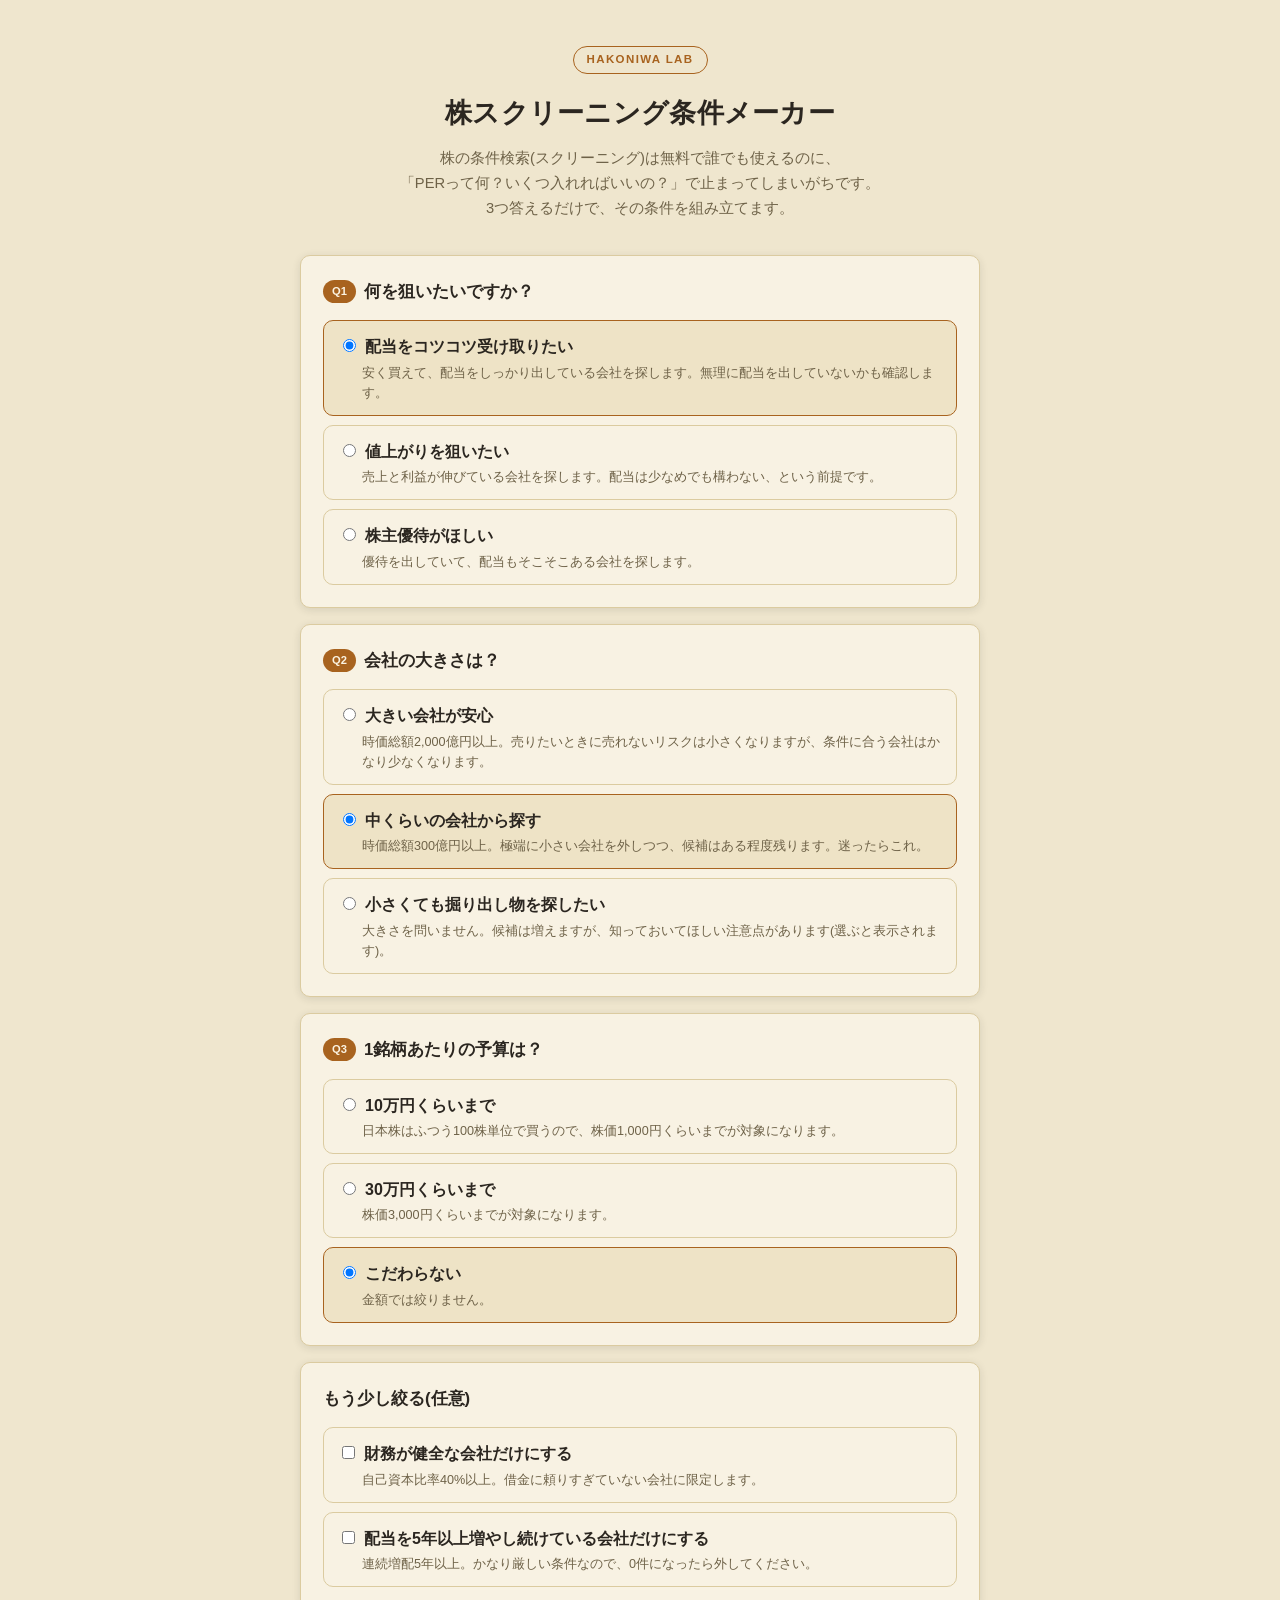
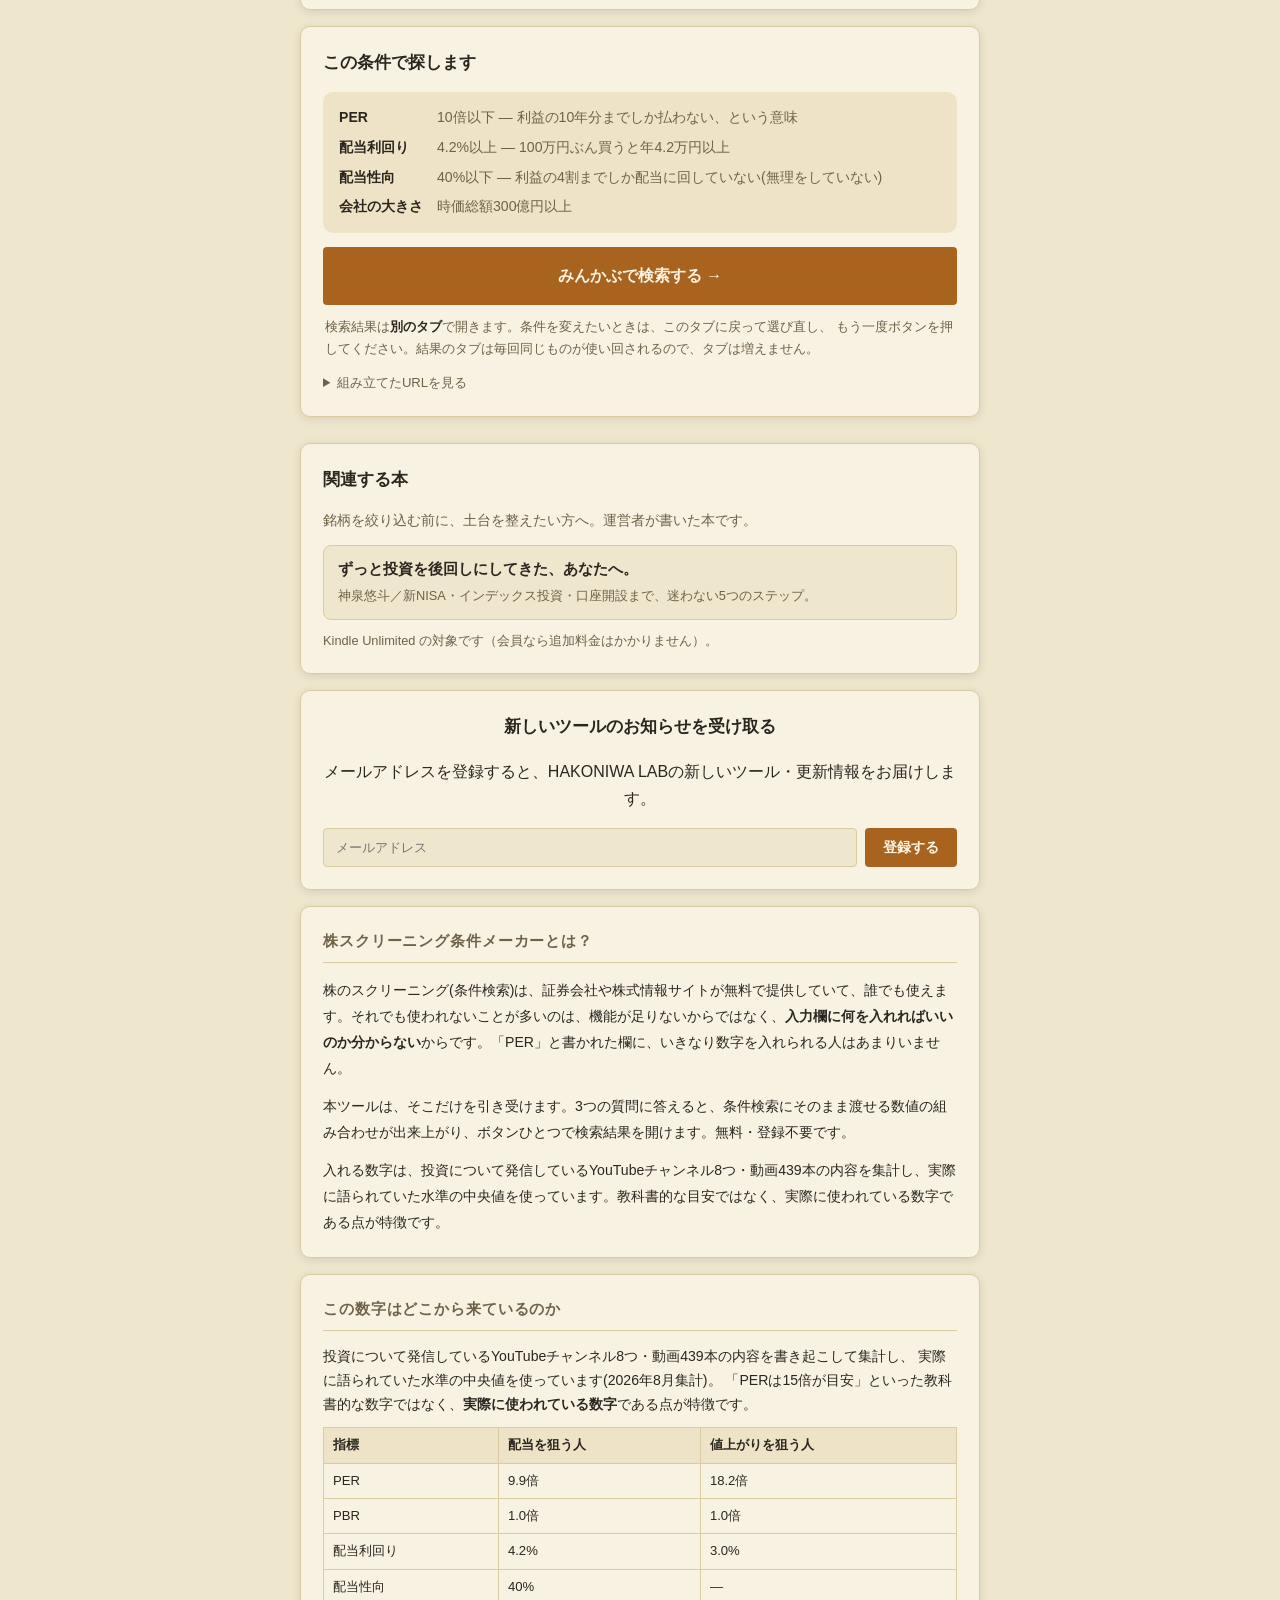
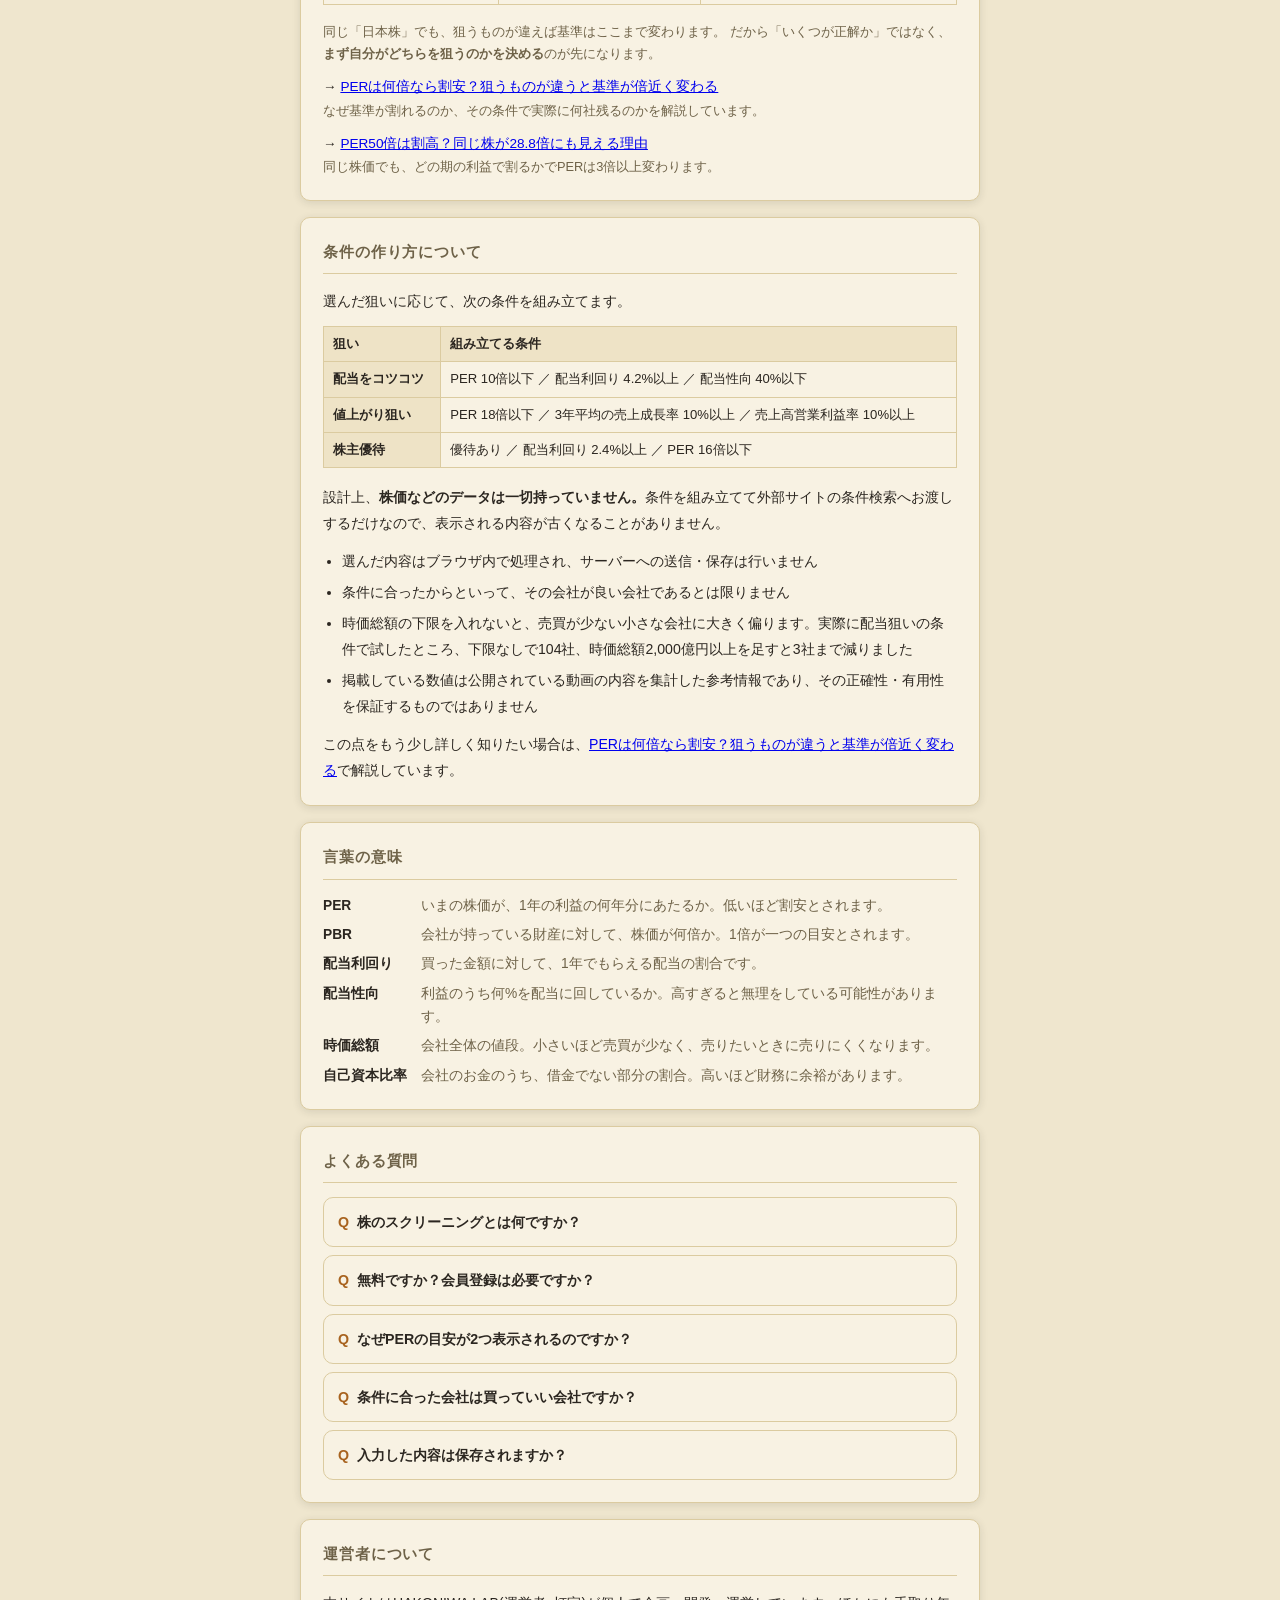
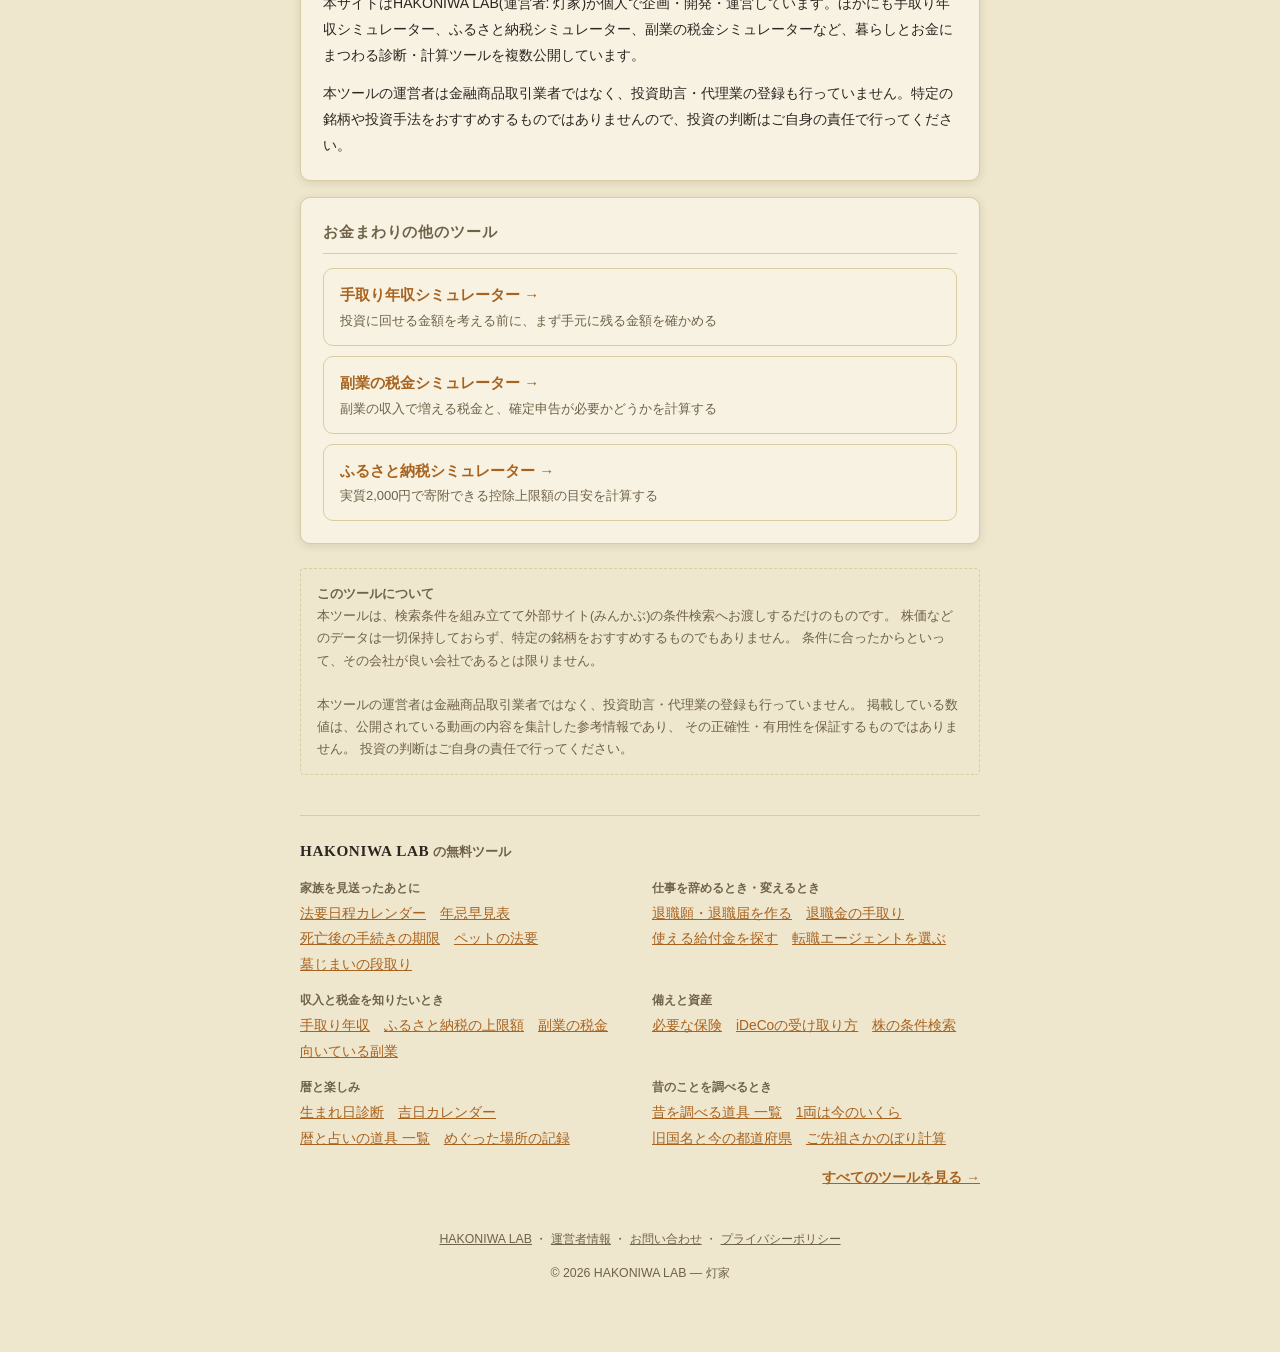
<file: index.html>
<!DOCTYPE html>
<html lang="ja">
<head>
<meta charset="UTF-8">
<meta name="viewport" content="width=device-width, initial-scale=1.0">
<!-- Google tag (gtag.js) -->
<script async src="https://www.googletagmanager.com/gtag/js?id=G-WTBHV5QYG3"></script>
<script>
  window.dataLayer = window.dataLayer || [];
  function gtag(){dataLayer.push(arguments);}
  gtag('js', new Date());
  gtag('config', 'G-WTBHV5QYG3');
</script>
<title>株スクリーニング条件メーカー | HAKONIWA LAB</title>
<meta name="description" content="3つの質問に答えるだけで、株のスクリーニング(条件検索)にそのまま使える条件を組み立てます。PERや配当利回りに何を入れればいいか分からない初心者向けの無料ツール。">
<link rel="canonical" href="https://hakoniwalab.com/stock-screener/">
<meta property="og:type" content="website">
<meta property="og:title" content="株スクリーニング条件メーカー | HAKONIWA LAB">
<meta property="og:description" content="3つの質問に答えるだけで、株の条件検索にそのまま使える条件を組み立てます。PERや配当利回りに何を入れればいいか分からない方向け。">
<meta property="og:url" content="https://hakoniwalab.com/stock-screener/">
<link rel="stylesheet" href="./css/style.css">
<!--
  AdSense のタグは意図的に外してある。
  金融はYMYL領域で審査が厳しいため、AdSense の再審査が通るまで広告コードは入れない。
  審査通過後に、他アプリと同じ形で以下を復活させ、#ad-slot-result-bottom に広告ユニットを差し込む:
  <script async src="https://pagead2.googlesyndication.com/pagead/js/adsbygoogle.js?client=ca-pub-6465548593525933" crossorigin="anonymous"></script>
-->
<script type="application/ld+json">{"@context":"https://schema.org","@type":"FAQPage","mainEntity":[{"@type":"Question","name":"株のスクリーニングとは何ですか？","acceptedAnswer":{"@type":"Answer","text":"たくさんある上場企業の中から、PERや配当利回りなどの数値で条件を決めて絞り込むことです。証券会社や株式情報サイトが無料で提供しています。本ツールはその条件を組み立てるところだけを担当し、検索そのものは外部サイト(みんかぶ)の条件検索にお渡しします。"}},{"@type":"Question","name":"無料ですか？会員登録は必要ですか？","acceptedAnswer":{"@type":"Answer","text":"無料でお使いいただけます。会員登録もログインも必要ありません。3つの質問に答えると条件が組み上がり、そのまま検索結果を開けます。"}},{"@type":"Question","name":"なぜPERの目安が2つ表示されるのですか？","acceptedAnswer":{"@type":"Answer","text":"狙うものが違うと基準そのものが変わるためです。集計では、配当を狙う人が語っていたPERの中央値は9.9倍、値上がりを狙う人は18.2倍で、倍近い開きがありました。どちらかが正しいのではなく、先に自分がどちらを狙うのかを決める必要がある、という意味です。"}},{"@type":"Question","name":"条件に合った会社は買っていい会社ですか？","acceptedAnswer":{"@type":"Answer","text":"そうとは限りません。数値の条件は「なぜその株価になっているのか」には答えないためです。特に時価総額の下限を入れずに絞り込むと、売買が少なく売りたいときに売りにくい小さな会社に偏る傾向があります。条件検索は出発点として使い、そこから先はご自身で調べる必要があります。"}},{"@type":"Question","name":"入力した内容は保存されますか？","acceptedAnswer":{"@type":"Answer","text":"保存しません。選んだ内容はブラウザの中だけで処理され、サーバーへの送信・保存は行っていません。株価などのデータも一切保持していないため、表示される条件が古くなることもありません。"}}]}</script>
</head>
<body>
<div class="page">

  <header class="hero">
    <span class="hero__mark"><a href="https://hakoniwalab.com/">HAKONIWA LAB</a></span>
    <h1 class="hero__title">株スクリーニング条件メーカー</h1>
    <p class="hero__lead">
      株の条件検索(スクリーニング)は無料で誰でも使えるのに、<br>
      「PERって何？いくつ入れればいいの？」で止まってしまいがちです。<br>
      3つ答えるだけで、その条件を組み立てます。
    </p>
  </header>

  <main>
    <section class="card">
      <h2 class="card__title"><span class="qnum">Q1</span>何を狙いたいですか？</h2>
      <div class="opts">
        <label class="opt"><input type="radio" name="style" value="income" checked><b>配当をコツコツ受け取りたい</b>
          <small>安く買えて、配当をしっかり出している会社を探します。無理に配当を出していないかも確認します。</small></label>
        <label class="opt"><input type="radio" name="style" value="growth"><b>値上がりを狙いたい</b>
          <small>売上と利益が伸びている会社を探します。配当は少なめでも構わない、という前提です。</small></label>
        <label class="opt"><input type="radio" name="style" value="yutai"><b>株主優待がほしい</b>
          <small>優待を出していて、配当もそこそこある会社を探します。</small></label>
      </div>
    </section>

    <section class="card">
      <h2 class="card__title"><span class="qnum">Q2</span>会社の大きさは？</h2>
      <div class="opts">
        <label class="opt"><input type="radio" name="size" value="large"><b>大きい会社が安心</b>
          <small>時価総額2,000億円以上。売りたいときに売れないリスクは小さくなりますが、条件に合う会社はかなり少なくなります。</small></label>
        <label class="opt"><input type="radio" name="size" value="mid" checked><b>中くらいの会社から探す</b>
          <small>時価総額300億円以上。極端に小さい会社を外しつつ、候補はある程度残ります。迷ったらこれ。</small></label>
        <label class="opt"><input type="radio" name="size" value="any"><b>小さくても掘り出し物を探したい</b>
          <small>大きさを問いません。候補は増えますが、知っておいてほしい注意点があります(選ぶと表示されます)。</small></label>
      </div>
    </section>

    <section class="card">
      <h2 class="card__title"><span class="qnum">Q3</span>1銘柄あたりの予算は？</h2>
      <div class="opts">
        <label class="opt"><input type="radio" name="budget" value="10"><b>10万円くらいまで</b>
          <small>日本株はふつう100株単位で買うので、株価1,000円くらいまでが対象になります。</small></label>
        <label class="opt"><input type="radio" name="budget" value="30"><b>30万円くらいまで</b>
          <small>株価3,000円くらいまでが対象になります。</small></label>
        <label class="opt"><input type="radio" name="budget" value="0" checked><b>こだわらない</b>
          <small>金額では絞りません。</small></label>
      </div>
    </section>

    <section class="card">
      <h2 class="card__title">もう少し絞る(任意)</h2>
      <div class="opts">
        <label class="opt"><input type="checkbox" id="opt-safe"><b>財務が健全な会社だけにする</b>
          <small>自己資本比率40%以上。借金に頼りすぎていない会社に限定します。</small></label>
        <label class="opt"><input type="checkbox" id="opt-renzoku"><b>配当を5年以上増やし続けている会社だけにする</b>
          <small>連続増配5年以上。かなり厳しい条件なので、0件になったら外してください。</small></label>
      </div>
    </section>

    <section class="card">
      <h2 class="card__title">この条件で探します</h2>
      <div class="cond"><dl id="cond-list"></dl></div>
      <div id="warn-box"></div>
      <a class="btn btn--primary btn--block" id="go-link" href="#" target="minkabu-result" rel="noopener">
        みんかぶで検索する →
      </a>
      <p class="backhint">
        検索結果は<b>別のタブ</b>で開きます。条件を変えたいときは、このタブに戻って選び直し、
        もう一度ボタンを押してください。結果のタブは毎回同じものが使い回されるので、タブは増えません。
      </p>
      <details class="urlbox">
        <summary>組み立てたURLを見る</summary>
        <code id="url-out"></code>
        <button type="button" id="copy-btn">URLをコピー</button>
      </details>
    </section>

    <div class="ad-slot" id="ad-slot-result-bottom"></div>
      <div class="card card--books" data-books-card>
        <h2 class="card__title">関連する本</h2>
        <p class="books__lead">銘柄を絞り込む前に、土台を整えたい方へ。運営者が書いた本です。</p>
        <ul class="books__list">
          <li class="books__item">
            <a href="https://www.amazon.co.jp/dp/B0H7M818R7" target="_blank" rel="noopener">
              <span class="books__title">ずっと投資を後回しにしてきた、あなたへ。</span>
              <span class="books__note">神泉悠斗／新NISA・インデックス投資・口座開設まで、迷わない5つのステップ。</span>
            </a>
          </li>
        </ul>
        <p class="books__ku">Kindle Unlimited の対象です（会員なら追加料金はかかりません）。</p>
      </div>


    <div class="card card--lead" id="lead-card">
      <h2 class="card__title">新しいツールのお知らせを受け取る</h2>
      <p>メールアドレスを登録すると、HAKONIWA LABの新しいツール・更新情報をお届けします。</p>
      <form id="lead-form" class="lead-form" action="https://mail-studio.hakoniwa-labs.workers.dev/f/v6lGNd5ZqjptO-bG2wVIIij1IczI0iWg" method="post" target="popupwindow" onsubmit="window.open('https://mail-studio.hakoniwa-labs.workers.dev/f/v6lGNd5ZqjptO-bG2wVIIij1IczI0iWg', 'popupwindow')">
        <input type="email" name="email" class="lead-form__input" placeholder="メールアドレス" required>
        <button type="submit" class="btn btn--primary">登録する</button>
      </form>
    </div>

    <section class="card prose" aria-labelledby="about-heading">
      <h2 class="section__heading" id="about-heading">株スクリーニング条件メーカーとは？</h2>
      <p>株のスクリーニング(条件検索)は、証券会社や株式情報サイトが無料で提供していて、誰でも使えます。それでも使われないことが多いのは、機能が足りないからではなく、<b>入力欄に何を入れればいいのか分からない</b>からです。「PER」と書かれた欄に、いきなり数字を入れられる人はあまりいません。</p>
      <p>本ツールは、そこだけを引き受けます。3つの質問に答えると、条件検索にそのまま渡せる数値の組み合わせが出来上がり、ボタンひとつで検索結果を開けます。無料・登録不要です。</p>
      <p>入れる数字は、投資について発信しているYouTubeチャンネル8つ・動画439本の内容を集計し、実際に語られていた水準の中央値を使っています。教科書的な目安ではなく、実際に使われている数字である点が特徴です。</p>
    </section>
    <section class="card">
      <h2 class="section__heading">この数字はどこから来ているのか</h2>
      <p style="font-size:0.88rem;margin:0 0 6px">
        投資について発信しているYouTubeチャンネル8つ・動画439本の内容を書き起こして集計し、
        実際に語られていた水準の中央値を使っています(2026年8月集計)。
        「PERは15倍が目安」といった教科書的な数字ではなく、<b>実際に使われている数字</b>である点が特徴です。
      </p>
      <table class="tbl">
        <thead><tr><th>指標</th><th>配当を狙う人</th><th>値上がりを狙う人</th></tr></thead>
        <tbody>
          <tr><td>PER</td><td>9.9倍</td><td>18.2倍</td></tr>
          <tr><td>PBR</td><td>1.0倍</td><td>1.0倍</td></tr>
          <tr><td>配当利回り</td><td>4.2%</td><td>3.0%</td></tr>
          <tr><td>配当性向</td><td>40%</td><td>—</td></tr>
        </tbody>
      </table>
      <p style="font-size:0.82rem;color:var(--color-text-muted);margin:0">
        同じ「日本株」でも、狙うものが違えば基準はここまで変わります。
        だから「いくつが正解か」ではなく、<b>まず自分がどちらを狙うのかを決める</b>のが先になります。
      </p>
      <p style="font-size:0.85rem;margin:10px 0 0">
        →&nbsp;<a href="./guide/per-wariyasu-mokuyasu/">PERは何倍なら割安？狙うものが違うと基準が倍近く変わる</a><br>
        <span style="font-size:0.8rem;color:var(--color-text-muted)">なぜ基準が割れるのか、その条件で実際に何社残るのかを解説しています。</span>
      </p>
      <p style="font-size:0.85rem;margin:10px 0 0">
        →&nbsp;<a href="./guide/per-50bai-waridaka/">PER50倍は割高？同じ株が28.8倍にも見える理由</a><br>
        <span style="font-size:0.8rem;color:var(--color-text-muted)">同じ株価でも、どの期の利益で割るかでPERは3倍以上変わります。</span>
      </p>
    </section>
    <section class="card prose">
      <h2 class="section__heading">条件の作り方について</h2>
      <p>選んだ狙いに応じて、次の条件を組み立てます。</p>
      <table class="tbl">
        <thead><tr><th>狙い</th><th>組み立てる条件</th></tr></thead>
        <tbody>
          <tr><th>配当をコツコツ</th><td>PER 10倍以下 ／ 配当利回り 4.2%以上 ／ 配当性向 40%以下</td></tr>
          <tr><th>値上がり狙い</th><td>PER 18倍以下 ／ 3年平均の売上成長率 10%以上 ／ 売上高営業利益率 10%以上</td></tr>
          <tr><th>株主優待</th><td>優待あり ／ 配当利回り 2.4%以上 ／ PER 16倍以下</td></tr>
        </tbody>
      </table>
      <p>設計上、<b>株価などのデータは一切持っていません。</b>条件を組み立てて外部サイトの条件検索へお渡しするだけなので、表示される内容が古くなることがありません。</p>
      <ul>
        <li>選んだ内容はブラウザ内で処理され、サーバーへの送信・保存は行いません</li>
        <li>条件に合ったからといって、その会社が良い会社であるとは限りません</li>
        <li>時価総額の下限を入れないと、売買が少ない小さな会社に大きく偏ります。実際に配当狙いの条件で試したところ、下限なしで104社、時価総額2,000億円以上を足すと3社まで減りました</li>
        <li>掲載している数値は公開されている動画の内容を集計した参考情報であり、その正確性・有用性を保証するものではありません</li>
      </ul>
      <p>この点をもう少し詳しく知りたい場合は、<a href="./guide/per-wariyasu-mokuyasu/">PERは何倍なら割安？狙うものが違うと基準が倍近く変わる</a>で解説しています。</p>
    </section>
    <section class="card">
      <h2 class="section__heading">言葉の意味</h2>
      <dl class="terms">
        <dt>PER</dt><dd>いまの株価が、1年の利益の何年分にあたるか。低いほど割安とされます。</dd>
        <dt>PBR</dt><dd>会社が持っている財産に対して、株価が何倍か。1倍が一つの目安とされます。</dd>
        <dt>配当利回り</dt><dd>買った金額に対して、1年でもらえる配当の割合です。</dd>
        <dt>配当性向</dt><dd>利益のうち何%を配当に回しているか。高すぎると無理をしている可能性があります。</dd>
        <dt>時価総額</dt><dd>会社全体の値段。小さいほど売買が少なく、売りたいときに売りにくくなります。</dd>
        <dt>自己資本比率</dt><dd>会社のお金のうち、借金でない部分の割合。高いほど財務に余裕があります。</dd>
      </dl>
    </section>

    <section class="card">
      <h2 class="section__heading">よくある質問</h2>
      <details class="faq">
        <summary>株のスクリーニングとは何ですか？</summary>
        <p>たくさんある上場企業の中から、PERや配当利回りなどの数値で条件を決めて絞り込むことです。証券会社や株式情報サイトが無料で提供しています。本ツールはその条件を組み立てるところだけを担当し、検索そのものは外部サイト(みんかぶ)の条件検索にお渡しします。</p>
      </details>
      <details class="faq">
        <summary>無料ですか？会員登録は必要ですか？</summary>
        <p>無料でお使いいただけます。会員登録もログインも必要ありません。3つの質問に答えると条件が組み上がり、そのまま検索結果を開けます。</p>
      </details>
      <details class="faq">
        <summary>なぜPERの目安が2つ表示されるのですか？</summary>
        <p>狙うものが違うと基準そのものが変わるためです。集計では、配当を狙う人が語っていたPERの中央値は9.9倍、値上がりを狙う人は18.2倍で、倍近い開きがありました。どちらかが正しいのではなく、先に自分がどちらを狙うのかを決める必要がある、という意味です。</p>
      </details>
      <details class="faq">
        <summary>条件に合った会社は買っていい会社ですか？</summary>
        <p>そうとは限りません。数値の条件は「なぜその株価になっているのか」には答えないためです。特に時価総額の下限を入れずに絞り込むと、売買が少なく売りたいときに売りにくい小さな会社に偏る傾向があります。条件検索は出発点として使い、そこから先はご自身で調べる必要があります。</p>
      </details>
      <details class="faq">
        <summary>入力した内容は保存されますか？</summary>
        <p>保存しません。選んだ内容はブラウザの中だけで処理され、サーバーへの送信・保存は行っていません。株価などのデータも一切保持していないため、表示される条件が古くなることもありません。</p>
      </details>
    </section>

    <section class="card prose">
      <h2 class="section__heading">運営者について</h2>
      <p>本サイトはHAKONIWA LAB(運営者: 灯家)が個人で企画・開発・運営しています。ほかにも手取り年収シミュレーター、ふるさと納税シミュレーター、副業の税金シミュレーターなど、暮らしとお金にまつわる診断・計算ツールを複数公開しています。</p>
      <p>本ツールの運営者は金融商品取引業者ではなく、投資助言・代理業の登録も行っていません。特定の銘柄や投資手法をおすすめするものではありませんので、投資の判断はご自身の責任で行ってください。</p>
    </section>

    <section class="card">
      <h2 class="section__heading">お金まわりの他のツール</h2>
      <div class="crosslinks">
        <a class="crosslink" href="https://hakoniwalab.com/takehome-calculator/">
          <b>手取り年収シミュレーター →</b>
          <span>投資に回せる金額を考える前に、まず手元に残る金額を確かめる</span>
        </a>
        <a class="crosslink" href="https://hakoniwalab.com/sidejob-tax-simulator/">
          <b>副業の税金シミュレーター →</b>
          <span>副業の収入で増える税金と、確定申告が必要かどうかを計算する</span>
        </a>
        <a class="crosslink" href="https://hakoniwalab.com/furusato-simulator/">
          <b>ふるさと納税シミュレーター →</b>
          <span>実質2,000円で寄附できる控除上限額の目安を計算する</span>
        </a>
      </div>
    </section>

    <div class="disclaimer">
      <b>このツールについて</b><br>
      本ツールは、検索条件を組み立てて外部サイト(みんかぶ)の条件検索へお渡しするだけのものです。
      株価などのデータは一切保持しておらず、特定の銘柄をおすすめするものでもありません。
      条件に合ったからといって、その会社が良い会社であるとは限りません。<br><br>
      本ツールの運営者は金融商品取引業者ではなく、投資助言・代理業の登録も行っていません。
      掲載している数値は、公開されている動画の内容を集計した参考情報であり、
      その正確性・有用性を保証するものではありません。
      投資の判断はご自身の責任で行ってください。
    </div>
  </main>

  <!-- site-nav:start -->
  <style>
  .site-nav { margin: 40px 0 0; padding: 22px 0 0; border-top: 1px solid var(--color-border, var(--line, #dbcba0)); color: var(--color-text, var(--ink, #2b2620)); text-align: left; }
  .site-nav__title { margin: 0 0 14px; font-size: 0.82rem; font-weight: 700; color: var(--color-text-muted, var(--muted, #6e6248)); }
  .site-nav__title a { font-family: Georgia, "Times New Roman", serif; font-size: 0.95rem; letter-spacing: 0.04em; color: var(--color-text, var(--ink, #2b2620)); text-decoration: none; }
  .site-nav__groups { display: grid; gap: 14px 24px; }
  @media (min-width: 560px) { .site-nav__groups { grid-template-columns: 1fr 1fr; } }
  .site-nav__label { margin: 0 0 4px; font-size: 0.74rem; font-weight: 700; color: var(--color-text-muted, var(--muted, #6e6248)); }
  .site-nav__links { display: flex; flex-wrap: wrap; gap: 2px 14px; margin: 0; padding: 0; list-style: none; font-size: 0.86rem; line-height: 1.7; }
  .site-nav__links li { margin: 0; padding: 0; }
  .site-nav__links li::before { content: none; }
  .site-nav__links a { color: var(--color-primary, var(--navy, #a8631f)); }
  .site-nav__all { margin: 16px 0 0; font-size: 0.86rem; text-align: right; }
  .site-nav__all a { color: var(--color-primary, var(--navy, #a8631f)); font-weight: 700; }
  .app-footer a { color: var(--color-text-muted, var(--muted, #6e6248)); }
  </style>
  <nav class="site-nav" aria-label="HAKONIWA LABのツール">
    <p class="site-nav__title"><a href="../">HAKONIWA LAB</a> の無料ツール</p>
    <div class="site-nav__groups">
      <div>
        <p class="site-nav__label">家族を見送ったあとに</p>
        <ul class="site-nav__links">
          <li><a href="../houyou-calendar/">法要日程カレンダー</a></li>
          <li><a href="../houyou-calendar/hayami/">年忌早見表</a></li>
          <li><a href="../houyou-calendar/tetsuzuki/">死亡後の手続きの期限</a></li>
          <li><a href="../houyou-calendar/pet/">ペットの法要</a></li>
          <li><a href="../houyou-calendar/hakajimai/">墓じまいの段取り</a></li>
        </ul>
      </div>
      <div>
        <p class="site-nav__label">仕事を辞めるとき・変えるとき</p>
        <ul class="site-nav__links">
          <li><a href="../resignation-letter-generator/">退職願・退職届を作る</a></li>
          <li><a href="../retirement-simulator/">退職金の手取り</a></li>
          <li><a href="../subsidy-checker/">使える給付金を探す</a></li>
          <li><a href="../career-checker/">転職エージェントを選ぶ</a></li>
        </ul>
      </div>
      <div>
        <p class="site-nav__label">収入と税金を知りたいとき</p>
        <ul class="site-nav__links">
          <li><a href="../takehome-calculator/">手取り年収</a></li>
          <li><a href="../furusato-simulator/">ふるさと納税の上限額</a></li>
          <li><a href="../sidejob-tax-simulator/">副業の税金</a></li>
          <li><a href="../sidejob-checker/">向いている副業</a></li>
        </ul>
      </div>
      <div>
        <p class="site-nav__label">備えと資産</p>
        <ul class="site-nav__links">
          <li><a href="../insurance-checker/">必要な保険</a></li>
          <li><a href="../retirement-simulator/ideco/">iDeCoの受け取り方</a></li>
          <li><a href="../stock-screener/">株の条件検索</a></li>
        </ul>
      </div>
      <div>
        <p class="site-nav__label">暦と楽しみ</p>
        <ul class="site-nav__links">
          <li><a href="../birthday-fortune/">生まれ日診断</a></li>
          <li><a href="../birthday-fortune/calendar/">吉日カレンダー</a></li>
          <li><a href="../birthday-fortune/tools/">暦と占いの道具 一覧</a></li>
          <li><a href="../meguri-log/">めぐった場所の記録</a></li>
        </ul>
      </div>
      <div>
        <p class="site-nav__label">昔のことを調べるとき</p>
        <ul class="site-nav__links">
          <li><a href="../mukashi/">昔を調べる道具 一覧</a></li>
          <li><a href="../mukashi/ryou/">1両は今のいくら</a></li>
          <li><a href="../mukashi/kokumei/">旧国名と今の都道府県</a></li>
          <li><a href="../mukashi/senzo/">ご先祖さかのぼり計算</a></li>
        </ul>
      </div>
    </div>
    <p class="site-nav__all"><a href="../">すべてのツールを見る →</a></p>
  </nav>
  <!-- site-nav:end -->

  <footer class="footer">
    <p><a href="https://hakoniwalab.com/">HAKONIWA LAB</a> ・ <a href="https://hakoniwalab.com/about.html">運営者情報</a> ・ <a href="https://hakoniwalab.com/contact.html">お問い合わせ</a> ・ <a href="https://hakoniwalab.com/privacy.html">プライバシーポリシー</a></p>
    <p>&copy; 2026 HAKONIWA LAB — 灯家</p>
  </footer>

</div>
<script src="./js/app.js"></script>
</body>
</html>
</file>
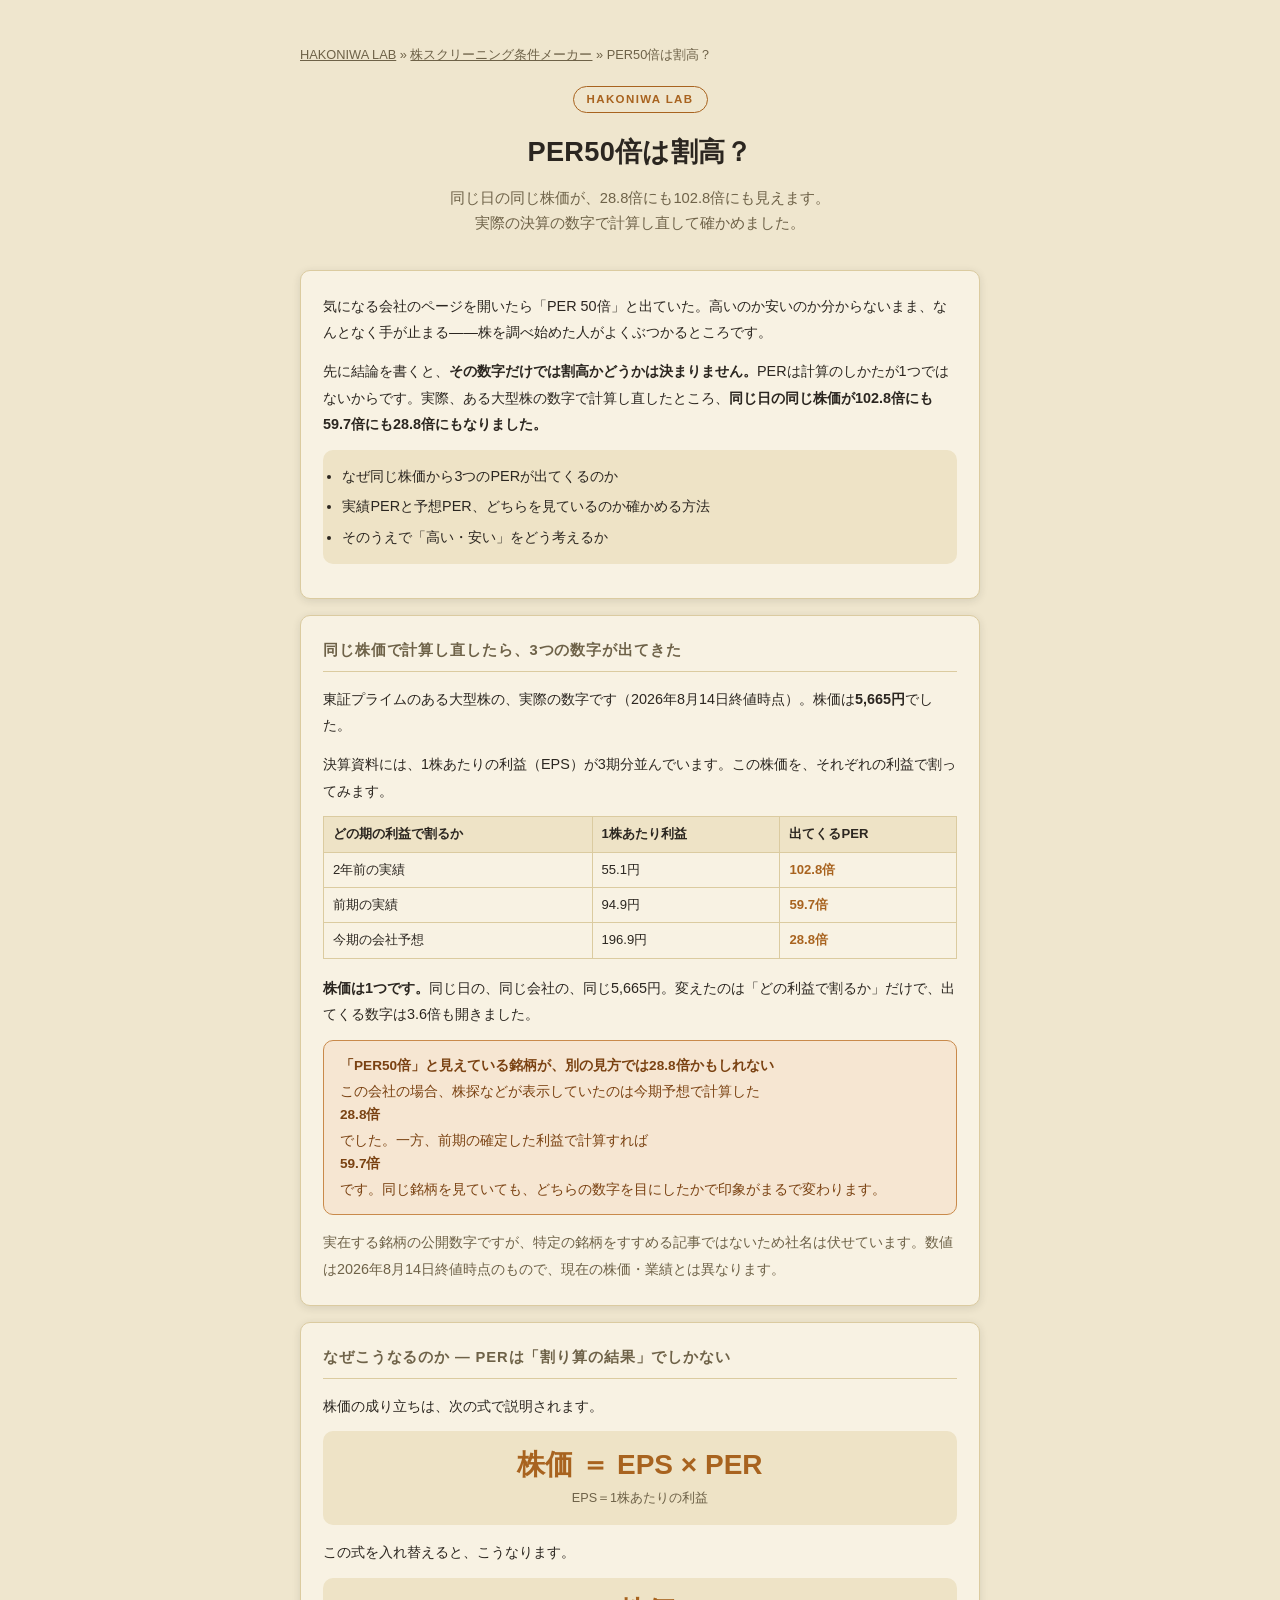
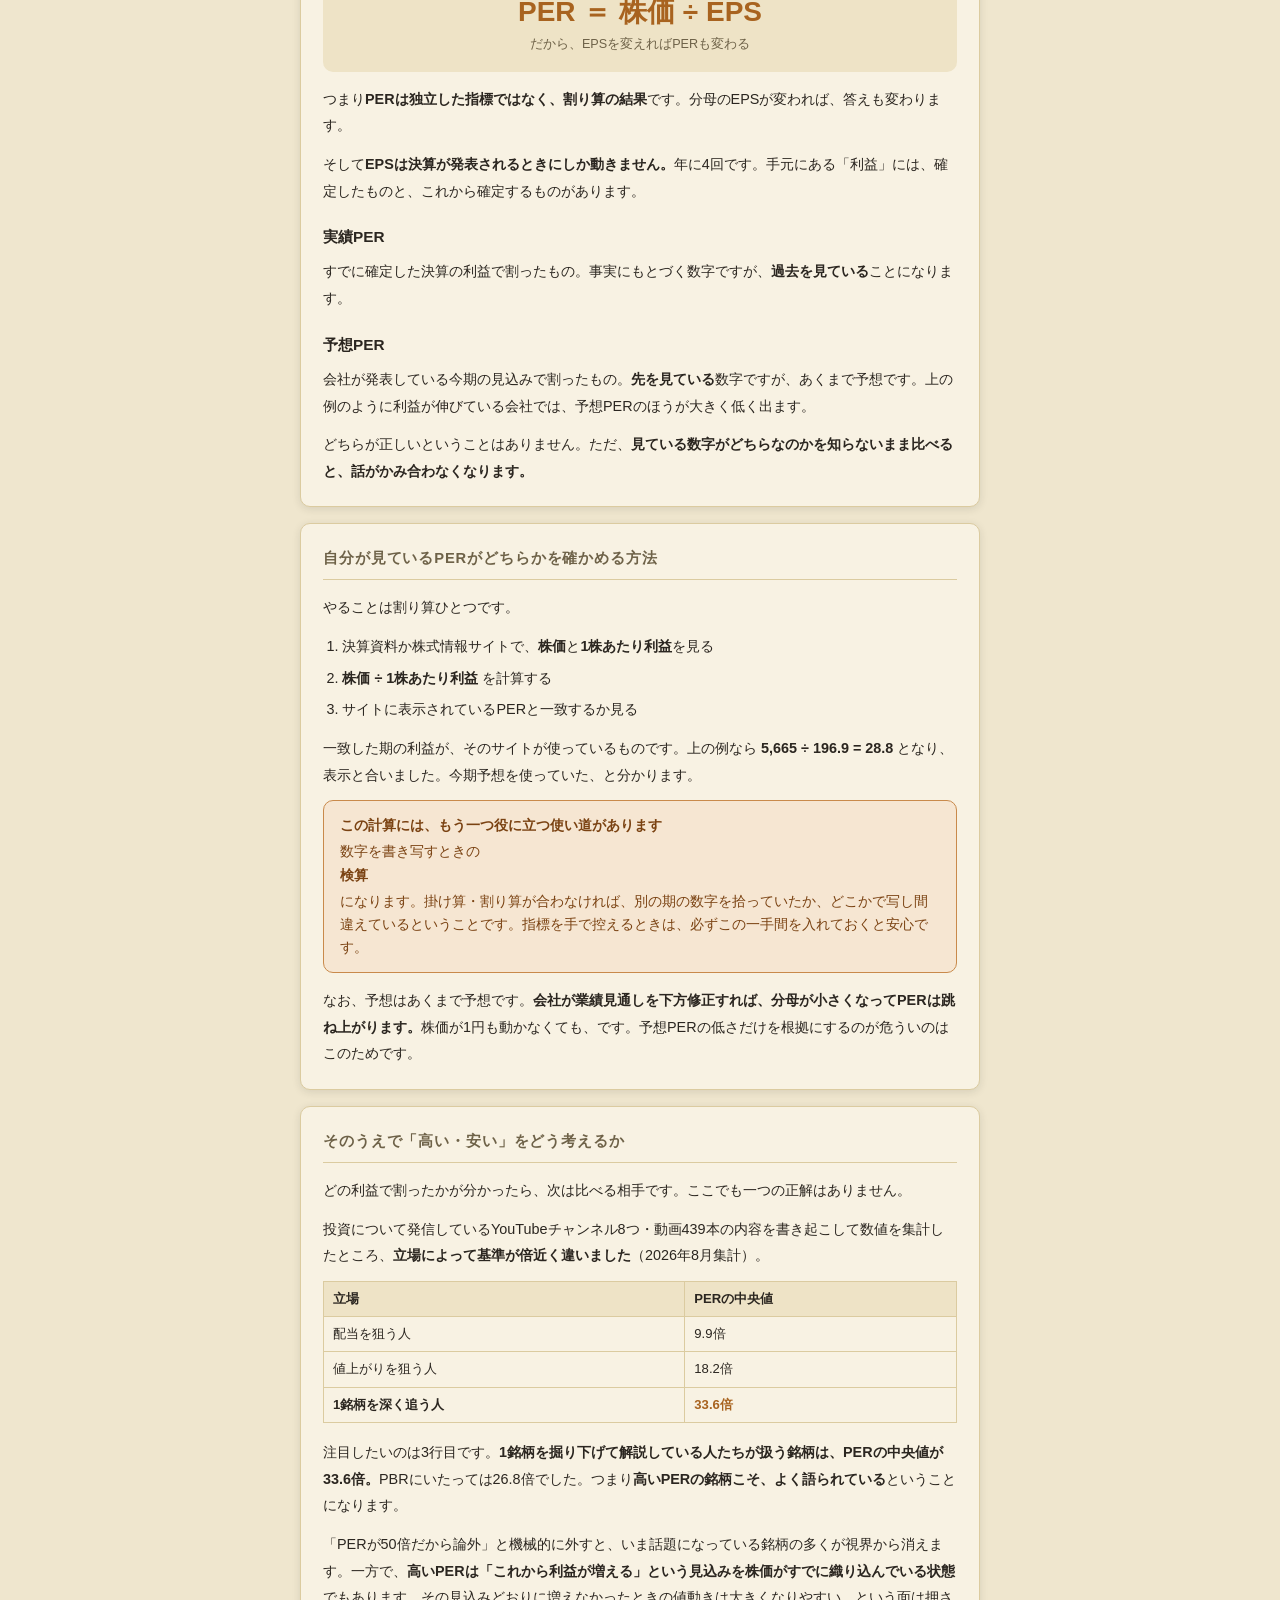
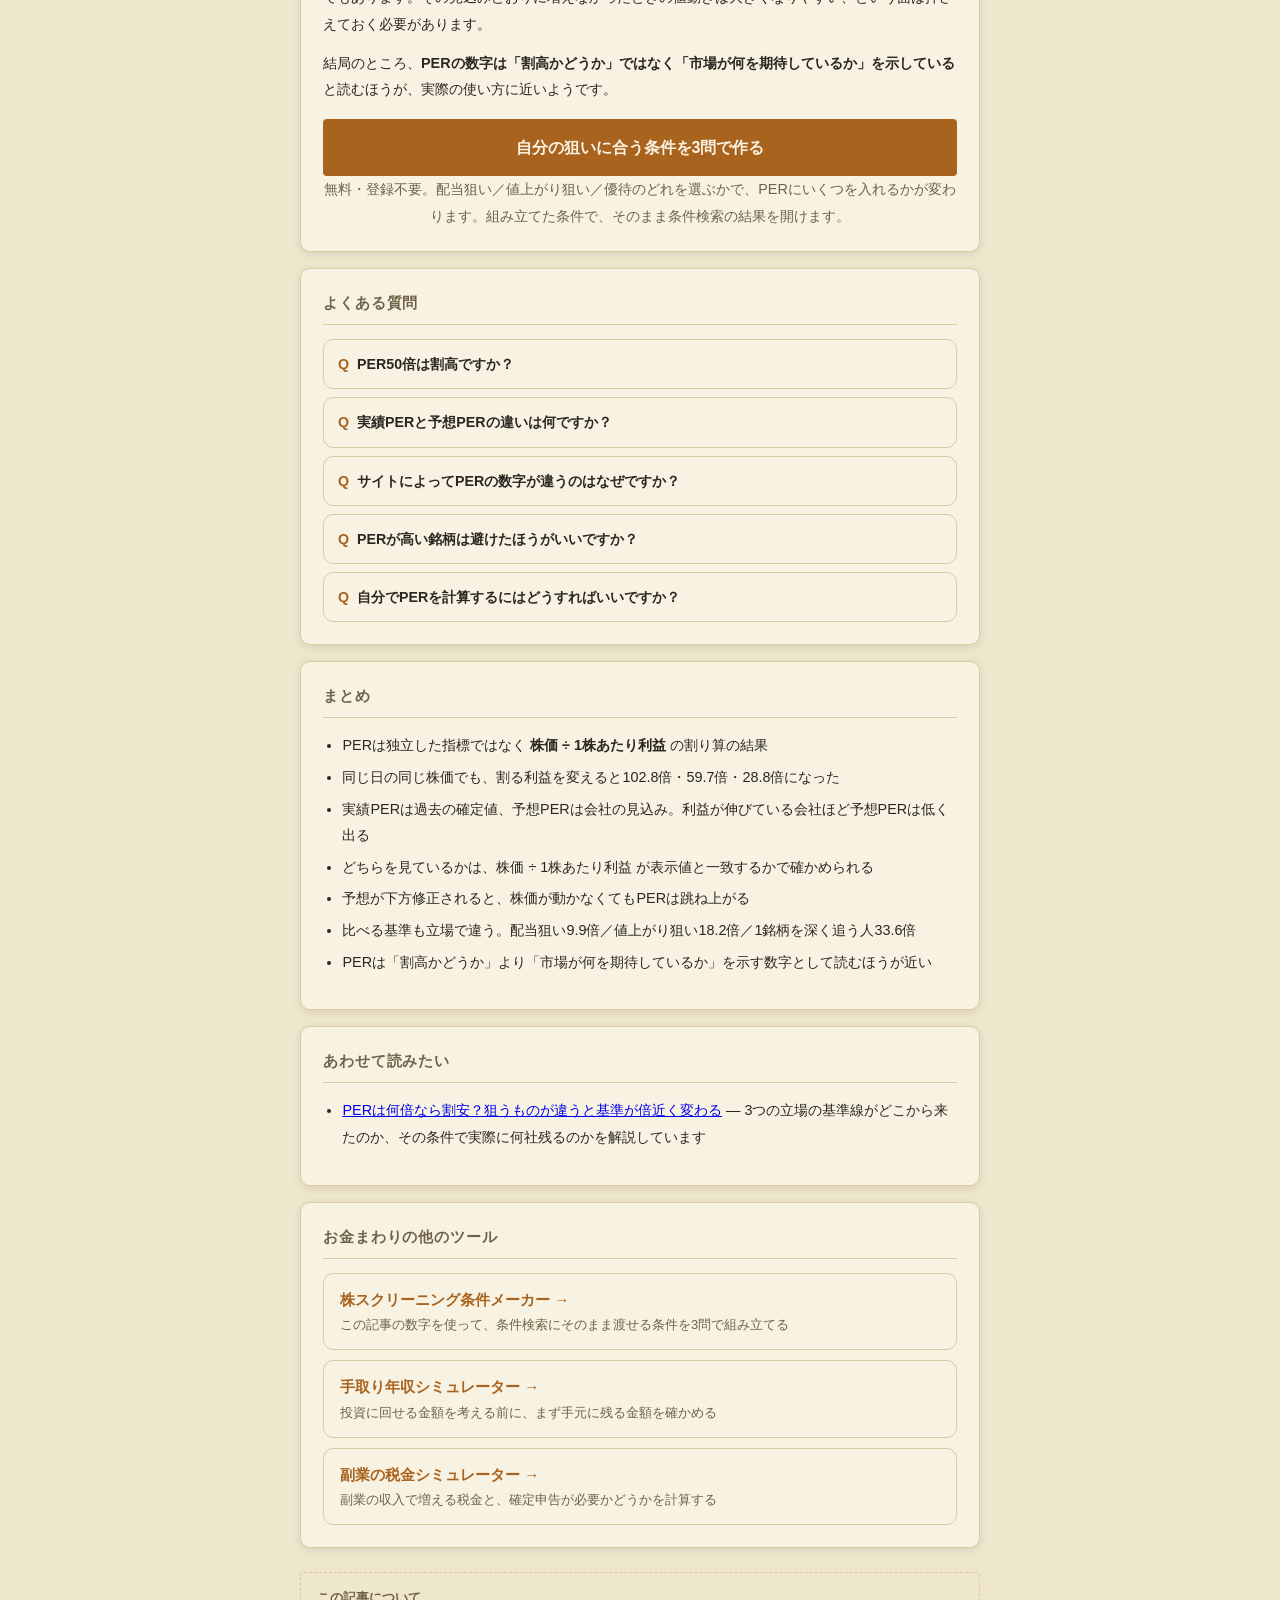
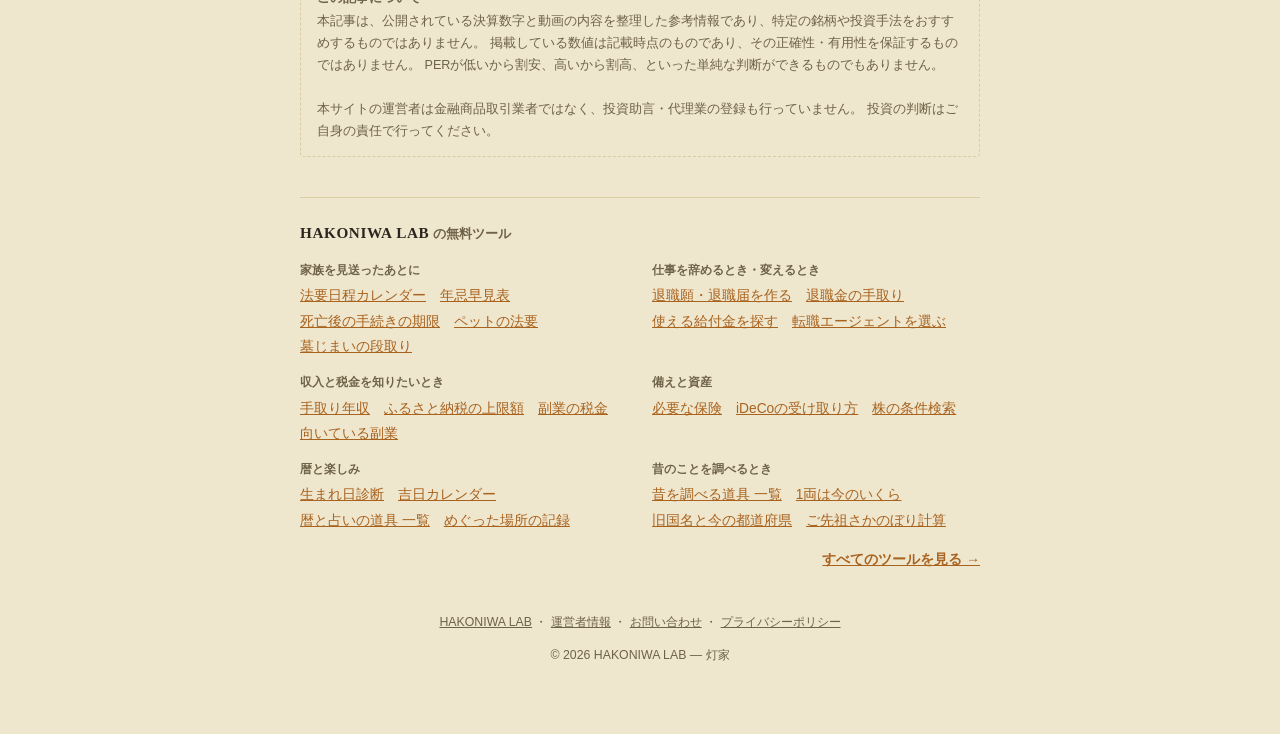
<file: guide/per-50bai-waridaka/index.html>
<!DOCTYPE html>
<html lang="ja">
<head>
<meta charset="UTF-8">
<meta name="viewport" content="width=device-width, initial-scale=1.0">
<!-- Google tag (gtag.js) -->
<script async src="https://www.googletagmanager.com/gtag/js?id=G-WTBHV5QYG3"></script>
<script>
  window.dataLayer = window.dataLayer || [];
  function gtag(){dataLayer.push(arguments);}
  gtag('js', new Date());
  gtag('config', 'G-WTBHV5QYG3');
</script>
<title>PER50倍は割高？同じ株が28.8倍にも見える理由 | HAKONIWA LAB</title>
<meta name="description" content="PER50倍は割高なのか。同じ日の同じ株価でも、どの期の利益で割るかでPERは102.8倍・59.7倍・28.8倍に変わります。実際の決算数字で計算し直して、その仕組みと自分で確かめる方法をまとめました。">
<link rel="canonical" href="https://hakoniwalab.com/stock-screener/guide/per-50bai-waridaka/">
<script async src="https://pagead2.googlesyndication.com/pagead/js/adsbygoogle.js?client=ca-pub-6465548593525933" crossorigin="anonymous"></script>
<meta property="og:type" content="article">
<meta property="og:title" content="PER50倍は割高？同じ株が28.8倍にも見える理由">
<meta property="og:description" content="同じ株価でも、割る利益を変えるとPERは102.8倍・59.7倍・28.8倍になります。実際の決算数字で確かめました。">
<meta property="og:url" content="https://hakoniwalab.com/stock-screener/guide/per-50bai-waridaka/">
<link rel="stylesheet" href="../../css/style.css">
<!--
  AdSense のタグは意図的に外してある（本体 index.html と同じ方針）。
  金融はYMYL領域で審査が厳しいため、AdSense の再審査が通るまで広告コードは入れない。
-->
<script type="application/ld+json">{"@context":"https://schema.org","@type":"FAQPage","mainEntity":[{"@type":"Question","name":"PER50倍は割高ですか？","acceptedAnswer":{"@type":"Answer","text":"その数字だけでは判断できません。PERは株価を1株あたりの利益で割ったものなので、どの期の利益を使うかで答えが変わります。実際の例では、同じ日の同じ株価でも、2年前の利益で割ると102.8倍、前期の実績で割ると59.7倍、会社が出している今期予想で割ると28.8倍になりました。まず、その50倍がどの利益で計算されたものかを確かめる必要があります。"}},{"@type":"Question","name":"実績PERと予想PERの違いは何ですか？","acceptedAnswer":{"@type":"Answer","text":"実績PERはすでに確定した決算の利益で割ったもの、予想PERは会社が発表している今期の見込みで割ったものです。利益が伸びている会社ほど予想PERのほうが低く出ます。逆に、予想が下方修正されると予想PERは跳ね上がります。"}},{"@type":"Question","name":"サイトによってPERの数字が違うのはなぜですか？","acceptedAnswer":{"@type":"Answer","text":"使っている利益が違うためです。予想PERを表示しているサイトと実績PERを表示しているサイトがあり、同じ銘柄でも数字が変わります。どちらが使われているかは、株価をその期の1株あたり利益で割ってみて、表示されている数字と一致するかで確かめられます。"}},{"@type":"Question","name":"PERが高い銘柄は避けたほうがいいですか？","acceptedAnswer":{"@type":"Answer","text":"一概には言えません。投資について発信している動画439本の集計では、1銘柄を深く掘り下げて解説している人たちが扱う銘柄のPERは中央値33.6倍でした。高いPERの銘柄がよく語られているということです。ただし高いPERは、これから利益が増えるという見込みを株価が織り込んでいる状態でもあるため、その見込みが外れたときの値動きは大きくなりやすい点には注意が必要です。"}},{"@type":"Question","name":"自分でPERを計算するにはどうすればいいですか？","acceptedAnswer":{"@type":"Answer","text":"株価を1株あたり利益で割るだけです。株価5,665円、1株あたり利益196.9円なら28.8倍になります。決算資料には前期の実績と今期の予想が並んでいるので、それぞれで割ってみると、その銘柄のPERがどの範囲で動いているかが見えます。"}}]}</script>
<style>
.crumbs { font-size: 0.8rem; color: var(--color-text-muted); margin: 0 0 18px; }
.crumbs a { color: var(--color-text-muted); }
.article p { font-size: 0.9rem; line-height: 1.85; margin: 0 0 12px; }
.article p:last-child { margin-bottom: 0; }
.article ul, .article ol { font-size: 0.9rem; line-height: 1.85; margin: 0 0 12px; padding-left: 1.35em; }
.article li { margin-bottom: 5px; }
.article h3 { font-size: 0.96rem; font-weight: 800; margin: 20px 0 8px; }
.lead-points { background: var(--color-note-bg); border-radius: var(--radius-lg); padding: 13px 16px 13px 32px; margin: 0; font-size: 0.86rem; }
.lead-points li { margin-bottom: 4px; }
.lead-points li:last-child { margin-bottom: 0; }
.figure { text-align: center; background: var(--color-note-bg); border-radius: var(--radius-lg); padding: 16px; margin: 0 0 14px; }
.figure .big { font-size: 1.75rem; font-weight: 800; color: var(--color-primary); line-height: 1.3; display: block; font-variant-numeric: tabular-nums; }
.figure .cap { font-size: 0.79rem; color: var(--color-text-muted); display: block; margin-top: 4px; }
.cta-wrap { text-align: center; margin-top: 16px; }
.cta-note { font-size: 0.78rem; color: var(--color-text-muted); text-align: center; margin: 8px 0 0; }
.src { font-size: 0.78rem; color: var(--color-text-muted); }
.tbl td.hi { color: var(--color-primary); font-weight: 800; }
</style>
</head>
<body>
<div class="page">

  <nav class="crumbs" aria-label="パンくずリスト">
    <a href="../../../">HAKONIWA LAB</a> &raquo;
    <a href="../../">株スクリーニング条件メーカー</a> &raquo; <span aria-current="page">PER50倍は割高？</span>
  </nav>

  <header class="hero">
    <span class="hero__mark"><a href="https://hakoniwalab.com/">HAKONIWA LAB</a></span>
    <h1 class="hero__title">PER50倍は割高？</h1>
    <p class="hero__lead">同じ日の同じ株価が、28.8倍にも102.8倍にも見えます。<br>実際の決算の数字で計算し直して確かめました。</p>
  </header>

  <main class="article">

    <section class="card">
      <p>気になる会社のページを開いたら「PER 50倍」と出ていた。高いのか安いのか分からないまま、なんとなく手が止まる——株を調べ始めた人がよくぶつかるところです。</p>
      <p>先に結論を書くと、<b>その数字だけでは割高かどうかは決まりません。</b>PERは計算のしかたが1つではないからです。実際、ある大型株の数字で計算し直したところ、<b>同じ日の同じ株価が102.8倍にも59.7倍にも28.8倍にもなりました。</b></p>
      <ul class="lead-points">
        <li>なぜ同じ株価から3つのPERが出てくるのか</li>
        <li>実績PERと予想PER、どちらを見ているのか確かめる方法</li>
        <li>そのうえで「高い・安い」をどう考えるか</li>
      </ul>
    </section>

    <section class="card">
      <h2 class="section__heading">同じ株価で計算し直したら、3つの数字が出てきた</h2>
      <p>東証プライムのある大型株の、実際の数字です（2026年8月14日終値時点）。株価は<b>5,665円</b>でした。</p>
      <p>決算資料には、1株あたりの利益（EPS）が3期分並んでいます。この株価を、それぞれの利益で割ってみます。</p>
      <table class="tbl">
          <thead>
            <tr><th>どの期の利益で割るか</th><th>1株あたり利益</th><th>出てくるPER</th></tr>
          </thead>
          <tbody>
            <tr><td>2年前の実績</td><td>55.1円</td><td class="hi">102.8倍</td></tr>
            <tr><td>前期の実績</td><td>94.9円</td><td class="hi">59.7倍</td></tr>
            <tr><td>今期の会社予想</td><td>196.9円</td><td class="hi">28.8倍</td></tr>
          </tbody>
      </table>
      <p><b>株価は1つです。</b>同じ日の、同じ会社の、同じ5,665円。変えたのは「どの利益で割るか」だけで、出てくる数字は3.6倍も開きました。</p>
      <div class="warn">
        <b>「PER50倍」と見えている銘柄が、別の見方では28.8倍かもしれない</b>
        この会社の場合、株探などが表示していたのは今期予想で計算した<b>28.8倍</b>でした。一方、前期の確定した利益で計算すれば<b>59.7倍</b>です。同じ銘柄を見ていても、どちらの数字を目にしたかで印象がまるで変わります。
      </div>
      <p class="src">実在する銘柄の公開数字ですが、特定の銘柄をすすめる記事ではないため社名は伏せています。数値は2026年8月14日終値時点のもので、現在の株価・業績とは異なります。</p>
    </section>

    <section class="card">
      <h2 class="section__heading">なぜこうなるのか — PERは「割り算の結果」でしかない</h2>
      <p>株価の成り立ちは、次の式で説明されます。</p>
      <div class="figure">
        <span class="big">株価 ＝ EPS × PER</span>
        <span class="cap">EPS＝1株あたりの利益</span>
      </div>
      <p>この式を入れ替えると、こうなります。</p>
      <div class="figure">
        <span class="big">PER ＝ 株価 ÷ EPS</span>
        <span class="cap">だから、EPSを変えればPERも変わる</span>
      </div>
      <p>つまり<b>PERは独立した指標ではなく、割り算の結果</b>です。分母のEPSが変われば、答えも変わります。</p>
      <p>そして<b>EPSは決算が発表されるときにしか動きません。</b>年に4回です。手元にある「利益」には、確定したものと、これから確定するものがあります。</p>
      <h3>実績PER</h3>
      <p>すでに確定した決算の利益で割ったもの。事実にもとづく数字ですが、<b>過去を見ている</b>ことになります。</p>
      <h3>予想PER</h3>
      <p>会社が発表している今期の見込みで割ったもの。<b>先を見ている</b>数字ですが、あくまで予想です。上の例のように利益が伸びている会社では、予想PERのほうが大きく低く出ます。</p>
      <p>どちらが正しいということはありません。ただ、<b>見ている数字がどちらなのかを知らないまま比べると、話がかみ合わなくなります。</b></p>
    </section>

    <section class="card">
      <h2 class="section__heading">自分が見ているPERがどちらかを確かめる方法</h2>
      <p>やることは割り算ひとつです。</p>
      <ol>
        <li>決算資料か株式情報サイトで、<b>株価</b>と<b>1株あたり利益</b>を見る</li>
        <li><b>株価 ÷ 1株あたり利益</b> を計算する</li>
        <li>サイトに表示されているPERと一致するか見る</li>
      </ol>
      <p>一致した期の利益が、そのサイトが使っているものです。上の例なら <b>5,665 ÷ 196.9 = 28.8</b> となり、表示と合いました。今期予想を使っていた、と分かります。</p>
      <div class="warn">
        <b>この計算には、もう一つ役に立つ使い道があります</b>
        数字を書き写すときの<b>検算</b>になります。掛け算・割り算が合わなければ、別の期の数字を拾っていたか、どこかで写し間違えているということです。指標を手で控えるときは、必ずこの一手間を入れておくと安心です。
      </div>
      <p>なお、予想はあくまで予想です。<b>会社が業績見通しを下方修正すれば、分母が小さくなってPERは跳ね上がります。</b>株価が1円も動かなくても、です。予想PERの低さだけを根拠にするのが危ういのはこのためです。</p>
    </section>

    <section class="card">
      <h2 class="section__heading">そのうえで「高い・安い」をどう考えるか</h2>
      <p>どの利益で割ったかが分かったら、次は比べる相手です。ここでも一つの正解はありません。</p>
      <p>投資について発信しているYouTubeチャンネル8つ・動画439本の内容を書き起こして数値を集計したところ、<b>立場によって基準が倍近く違いました</b>（2026年8月集計）。</p>
      <table class="tbl">
          <thead><tr><th>立場</th><th>PERの中央値</th></tr></thead>
          <tbody>
            <tr><td>配当を狙う人</td><td>9.9倍</td></tr>
            <tr><td>値上がりを狙う人</td><td>18.2倍</td></tr>
            <tr><td><b>1銘柄を深く追う人</b></td><td class="hi">33.6倍</td></tr>
          </tbody>
      </table>
      <p>注目したいのは3行目です。<b>1銘柄を掘り下げて解説している人たちが扱う銘柄は、PERの中央値が33.6倍。</b>PBRにいたっては26.8倍でした。つまり<b>高いPERの銘柄こそ、よく語られている</b>ということになります。</p>
      <p>「PERが50倍だから論外」と機械的に外すと、いま話題になっている銘柄の多くが視界から消えます。一方で、<b>高いPERは「これから利益が増える」という見込みを株価がすでに織り込んでいる状態</b>でもあります。その見込みどおりに増えなかったときの値動きは大きくなりやすい、という面は押さえておく必要があります。</p>
      <p>結局のところ、<b>PERの数字は「割高かどうか」ではなく「市場が何を期待しているか」を示している</b>と読むほうが、実際の使い方に近いようです。</p>

      <div class="cta-wrap">
        <a class="btn btn--primary btn--block" href="../../">自分の狙いに合う条件を3問で作る</a>
      </div>
      <p class="cta-note">無料・登録不要。配当狙い／値上がり狙い／優待のどれを選ぶかで、PERにいくつを入れるかが変わります。組み立てた条件で、そのまま条件検索の結果を開けます。</p>
    </section>

    <section class="card">
      <h2 class="section__heading">よくある質問</h2>
      <details class="faq">
        <summary>PER50倍は割高ですか？</summary>
        <p>その数字だけでは判断できません。PERは株価を1株あたりの利益で割ったものなので、どの期の利益を使うかで答えが変わります。実際の例では、同じ日の同じ株価でも、2年前の利益で割ると102.8倍、前期の実績で割ると59.7倍、会社が出している今期予想で割ると28.8倍になりました。まず、その50倍がどの利益で計算されたものかを確かめる必要があります。</p>
      </details>
      <details class="faq">
        <summary>実績PERと予想PERの違いは何ですか？</summary>
        <p>実績PERはすでに確定した決算の利益で割ったもの、予想PERは会社が発表している今期の見込みで割ったものです。利益が伸びている会社ほど予想PERのほうが低く出ます。逆に、予想が下方修正されると予想PERは跳ね上がります。</p>
      </details>
      <details class="faq">
        <summary>サイトによってPERの数字が違うのはなぜですか？</summary>
        <p>使っている利益が違うためです。予想PERを表示しているサイトと実績PERを表示しているサイトがあり、同じ銘柄でも数字が変わります。どちらが使われているかは、株価をその期の1株あたり利益で割ってみて、表示されている数字と一致するかで確かめられます。</p>
      </details>
      <details class="faq">
        <summary>PERが高い銘柄は避けたほうがいいですか？</summary>
        <p>一概には言えません。投資について発信している動画439本の集計では、1銘柄を深く掘り下げて解説している人たちが扱う銘柄のPERは中央値33.6倍でした。高いPERの銘柄がよく語られているということです。ただし高いPERは、これから利益が増えるという見込みを株価が織り込んでいる状態でもあるため、その見込みが外れたときの値動きは大きくなりやすい点には注意が必要です。</p>
      </details>
      <details class="faq">
        <summary>自分でPERを計算するにはどうすればいいですか？</summary>
        <p>株価を1株あたり利益で割るだけです。株価5,665円、1株あたり利益196.9円なら28.8倍になります。決算資料には前期の実績と今期の予想が並んでいるので、それぞれで割ってみると、その銘柄のPERがどの範囲で動いているかが見えます。</p>
      </details>
    </section>

    <section class="card">
      <h2 class="section__heading">まとめ</h2>
      <ul>
        <li>PERは独立した指標ではなく <b>株価 ÷ 1株あたり利益</b> の割り算の結果</li>
        <li>同じ日の同じ株価でも、割る利益を変えると102.8倍・59.7倍・28.8倍になった</li>
        <li>実績PERは過去の確定値、予想PERは会社の見込み。利益が伸びている会社ほど予想PERは低く出る</li>
        <li>どちらを見ているかは、株価 ÷ 1株あたり利益 が表示値と一致するかで確かめられる</li>
        <li>予想が下方修正されると、株価が動かなくてもPERは跳ね上がる</li>
        <li>比べる基準も立場で違う。配当狙い9.9倍／値上がり狙い18.2倍／1銘柄を深く追う人33.6倍</li>
        <li>PERは「割高かどうか」より「市場が何を期待しているか」を示す数字として読むほうが近い</li>
      </ul>
    </section>

    <section class="card">
      <h2 class="section__heading">あわせて読みたい</h2>
      <ul>
        <li><a href="../per-wariyasu-mokuyasu/">PERは何倍なら割安？狙うものが違うと基準が倍近く変わる</a> — 3つの立場の基準線がどこから来たのか、その条件で実際に何社残るのかを解説しています</li>
      </ul>
    </section>

    <section class="card">
      <h2 class="section__heading">お金まわりの他のツール</h2>
      <div class="crosslinks">
        <a class="crosslink" href="../../">
          <b>株スクリーニング条件メーカー →</b>
          <span>この記事の数字を使って、条件検索にそのまま渡せる条件を3問で組み立てる</span>
        </a>
        <a class="crosslink" href="https://hakoniwalab.com/takehome-calculator/">
          <b>手取り年収シミュレーター →</b>
          <span>投資に回せる金額を考える前に、まず手元に残る金額を確かめる</span>
        </a>
        <a class="crosslink" href="https://hakoniwalab.com/sidejob-tax-simulator/">
          <b>副業の税金シミュレーター →</b>
          <span>副業の収入で増える税金と、確定申告が必要かどうかを計算する</span>
        </a>
      </div>
    </section>

    <div class="disclaimer">
      <b>この記事について</b><br>
      本記事は、公開されている決算数字と動画の内容を整理した参考情報であり、特定の銘柄や投資手法をおすすめするものではありません。
      掲載している数値は記載時点のものであり、その正確性・有用性を保証するものではありません。
      PERが低いから割安、高いから割高、といった単純な判断ができるものでもありません。<br><br>
      本サイトの運営者は金融商品取引業者ではなく、投資助言・代理業の登録も行っていません。
      投資の判断はご自身の責任で行ってください。
    </div>
  </main>

  <!-- site-nav:start -->
  <style>
  .site-nav { margin: 40px 0 0; padding: 22px 0 0; border-top: 1px solid var(--color-border, var(--line, #dbcba0)); color: var(--color-text, var(--ink, #2b2620)); text-align: left; }
  .site-nav__title { margin: 0 0 14px; font-size: 0.82rem; font-weight: 700; color: var(--color-text-muted, var(--muted, #6e6248)); }
  .site-nav__title a { font-family: Georgia, "Times New Roman", serif; font-size: 0.95rem; letter-spacing: 0.04em; color: var(--color-text, var(--ink, #2b2620)); text-decoration: none; }
  .site-nav__groups { display: grid; gap: 14px 24px; }
  @media (min-width: 560px) { .site-nav__groups { grid-template-columns: 1fr 1fr; } }
  .site-nav__label { margin: 0 0 4px; font-size: 0.74rem; font-weight: 700; color: var(--color-text-muted, var(--muted, #6e6248)); }
  .site-nav__links { display: flex; flex-wrap: wrap; gap: 2px 14px; margin: 0; padding: 0; list-style: none; font-size: 0.86rem; line-height: 1.7; }
  .site-nav__links li { margin: 0; padding: 0; }
  .site-nav__links li::before { content: none; }
  .site-nav__links a { color: var(--color-primary, var(--navy, #a8631f)); }
  .site-nav__all { margin: 16px 0 0; font-size: 0.86rem; text-align: right; }
  .site-nav__all a { color: var(--color-primary, var(--navy, #a8631f)); font-weight: 700; }
  .app-footer a { color: var(--color-text-muted, var(--muted, #6e6248)); }
  </style>
  <nav class="site-nav" aria-label="HAKONIWA LABのツール">
    <p class="site-nav__title"><a href="../../../">HAKONIWA LAB</a> の無料ツール</p>
    <div class="site-nav__groups">
      <div>
        <p class="site-nav__label">家族を見送ったあとに</p>
        <ul class="site-nav__links">
          <li><a href="../../../houyou-calendar/">法要日程カレンダー</a></li>
          <li><a href="../../../houyou-calendar/hayami/">年忌早見表</a></li>
          <li><a href="../../../houyou-calendar/tetsuzuki/">死亡後の手続きの期限</a></li>
          <li><a href="../../../houyou-calendar/pet/">ペットの法要</a></li>
          <li><a href="../../../houyou-calendar/hakajimai/">墓じまいの段取り</a></li>
        </ul>
      </div>
      <div>
        <p class="site-nav__label">仕事を辞めるとき・変えるとき</p>
        <ul class="site-nav__links">
          <li><a href="../../../resignation-letter-generator/">退職願・退職届を作る</a></li>
          <li><a href="../../../retirement-simulator/">退職金の手取り</a></li>
          <li><a href="../../../subsidy-checker/">使える給付金を探す</a></li>
          <li><a href="../../../career-checker/">転職エージェントを選ぶ</a></li>
        </ul>
      </div>
      <div>
        <p class="site-nav__label">収入と税金を知りたいとき</p>
        <ul class="site-nav__links">
          <li><a href="../../../takehome-calculator/">手取り年収</a></li>
          <li><a href="../../../furusato-simulator/">ふるさと納税の上限額</a></li>
          <li><a href="../../../sidejob-tax-simulator/">副業の税金</a></li>
          <li><a href="../../../sidejob-checker/">向いている副業</a></li>
        </ul>
      </div>
      <div>
        <p class="site-nav__label">備えと資産</p>
        <ul class="site-nav__links">
          <li><a href="../../../insurance-checker/">必要な保険</a></li>
          <li><a href="../../../retirement-simulator/ideco/">iDeCoの受け取り方</a></li>
          <li><a href="../../../stock-screener/">株の条件検索</a></li>
        </ul>
      </div>
      <div>
        <p class="site-nav__label">暦と楽しみ</p>
        <ul class="site-nav__links">
          <li><a href="../../../birthday-fortune/">生まれ日診断</a></li>
          <li><a href="../../../birthday-fortune/calendar/">吉日カレンダー</a></li>
          <li><a href="../../../birthday-fortune/tools/">暦と占いの道具 一覧</a></li>
          <li><a href="../../../meguri-log/">めぐった場所の記録</a></li>
        </ul>
      </div>
      <div>
        <p class="site-nav__label">昔のことを調べるとき</p>
        <ul class="site-nav__links">
          <li><a href="../../../mukashi/">昔を調べる道具 一覧</a></li>
          <li><a href="../../../mukashi/ryou/">1両は今のいくら</a></li>
          <li><a href="../../../mukashi/kokumei/">旧国名と今の都道府県</a></li>
          <li><a href="../../../mukashi/senzo/">ご先祖さかのぼり計算</a></li>
        </ul>
      </div>
    </div>
    <p class="site-nav__all"><a href="../../../">すべてのツールを見る →</a></p>
  </nav>
  <!-- site-nav:end -->

  <footer class="footer">
    <p><a href="https://hakoniwalab.com/">HAKONIWA LAB</a> ・ <a href="https://hakoniwalab.com/about.html">運営者情報</a> ・ <a href="https://hakoniwalab.com/contact.html">お問い合わせ</a> ・ <a href="https://hakoniwalab.com/privacy.html">プライバシーポリシー</a></p>
    <p>&copy; 2026 HAKONIWA LAB — 灯家</p>
  </footer>

</div>
</body>
</html>
</file>
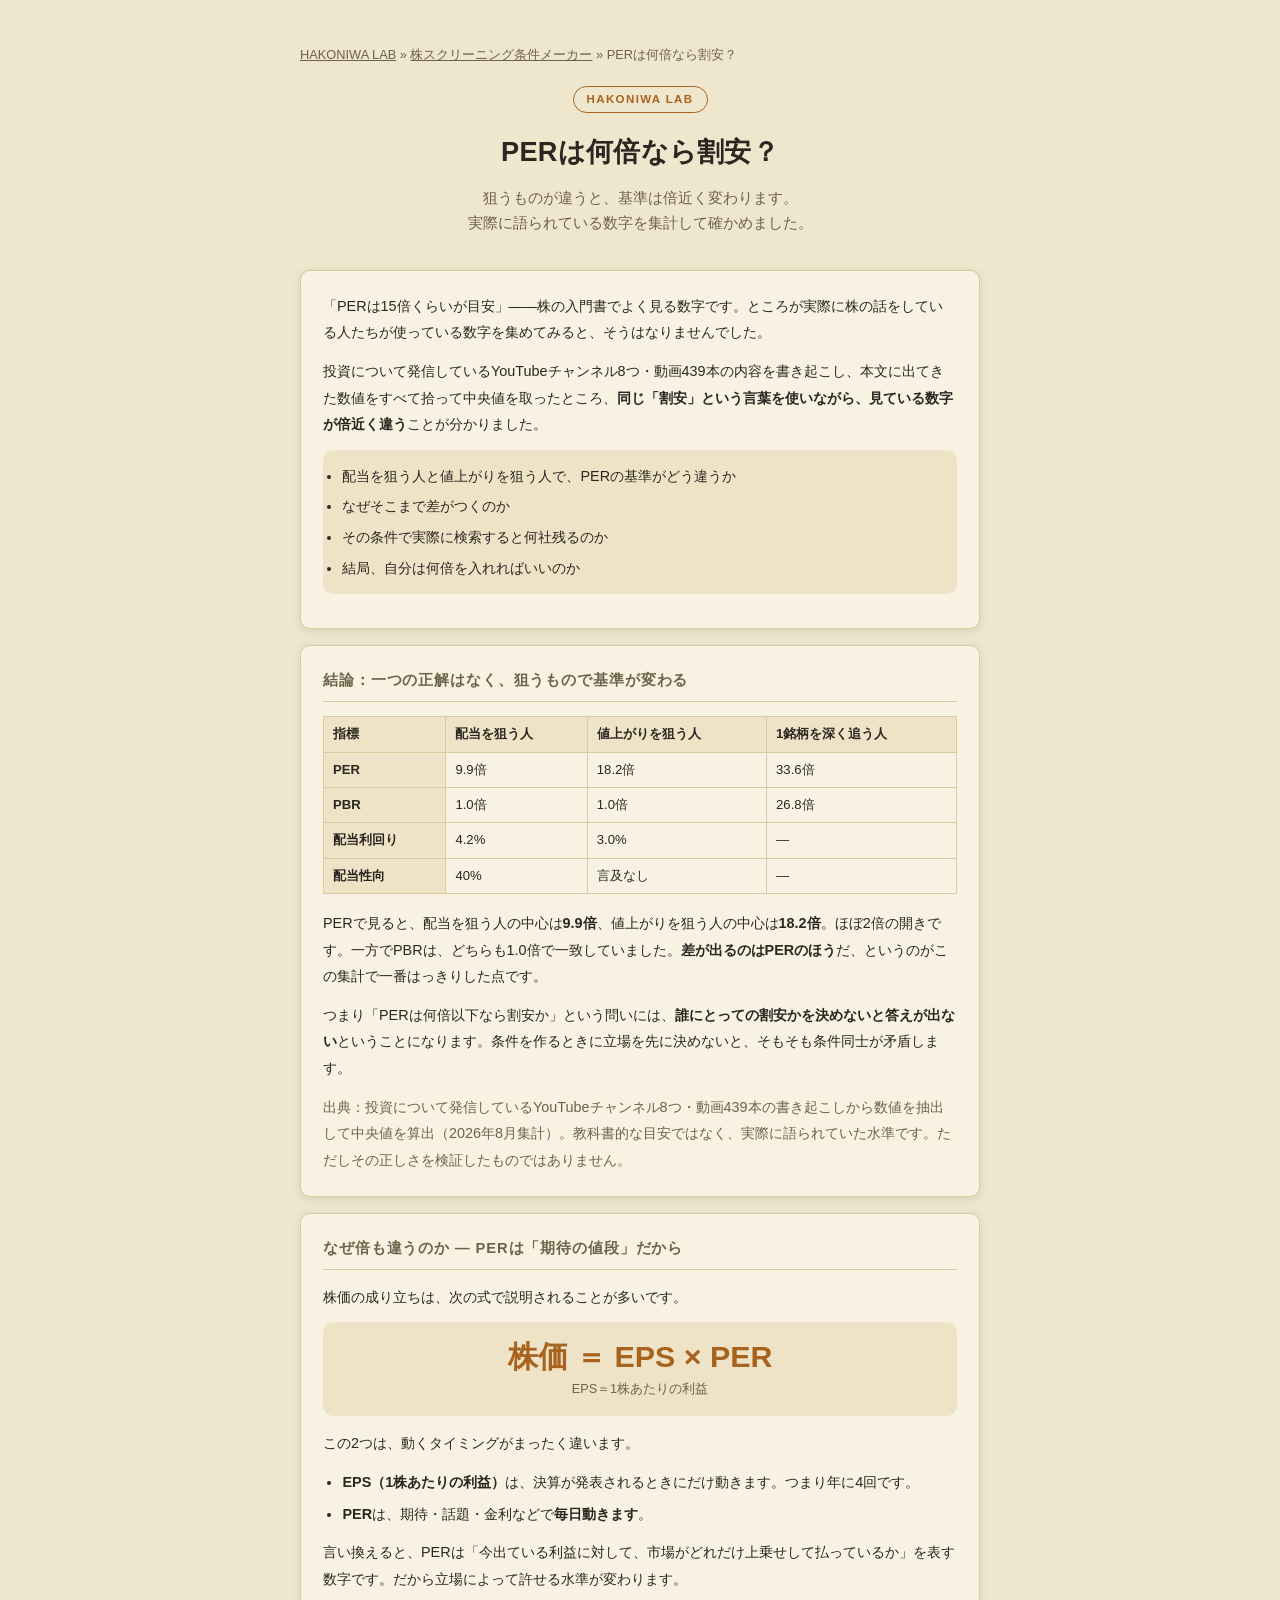
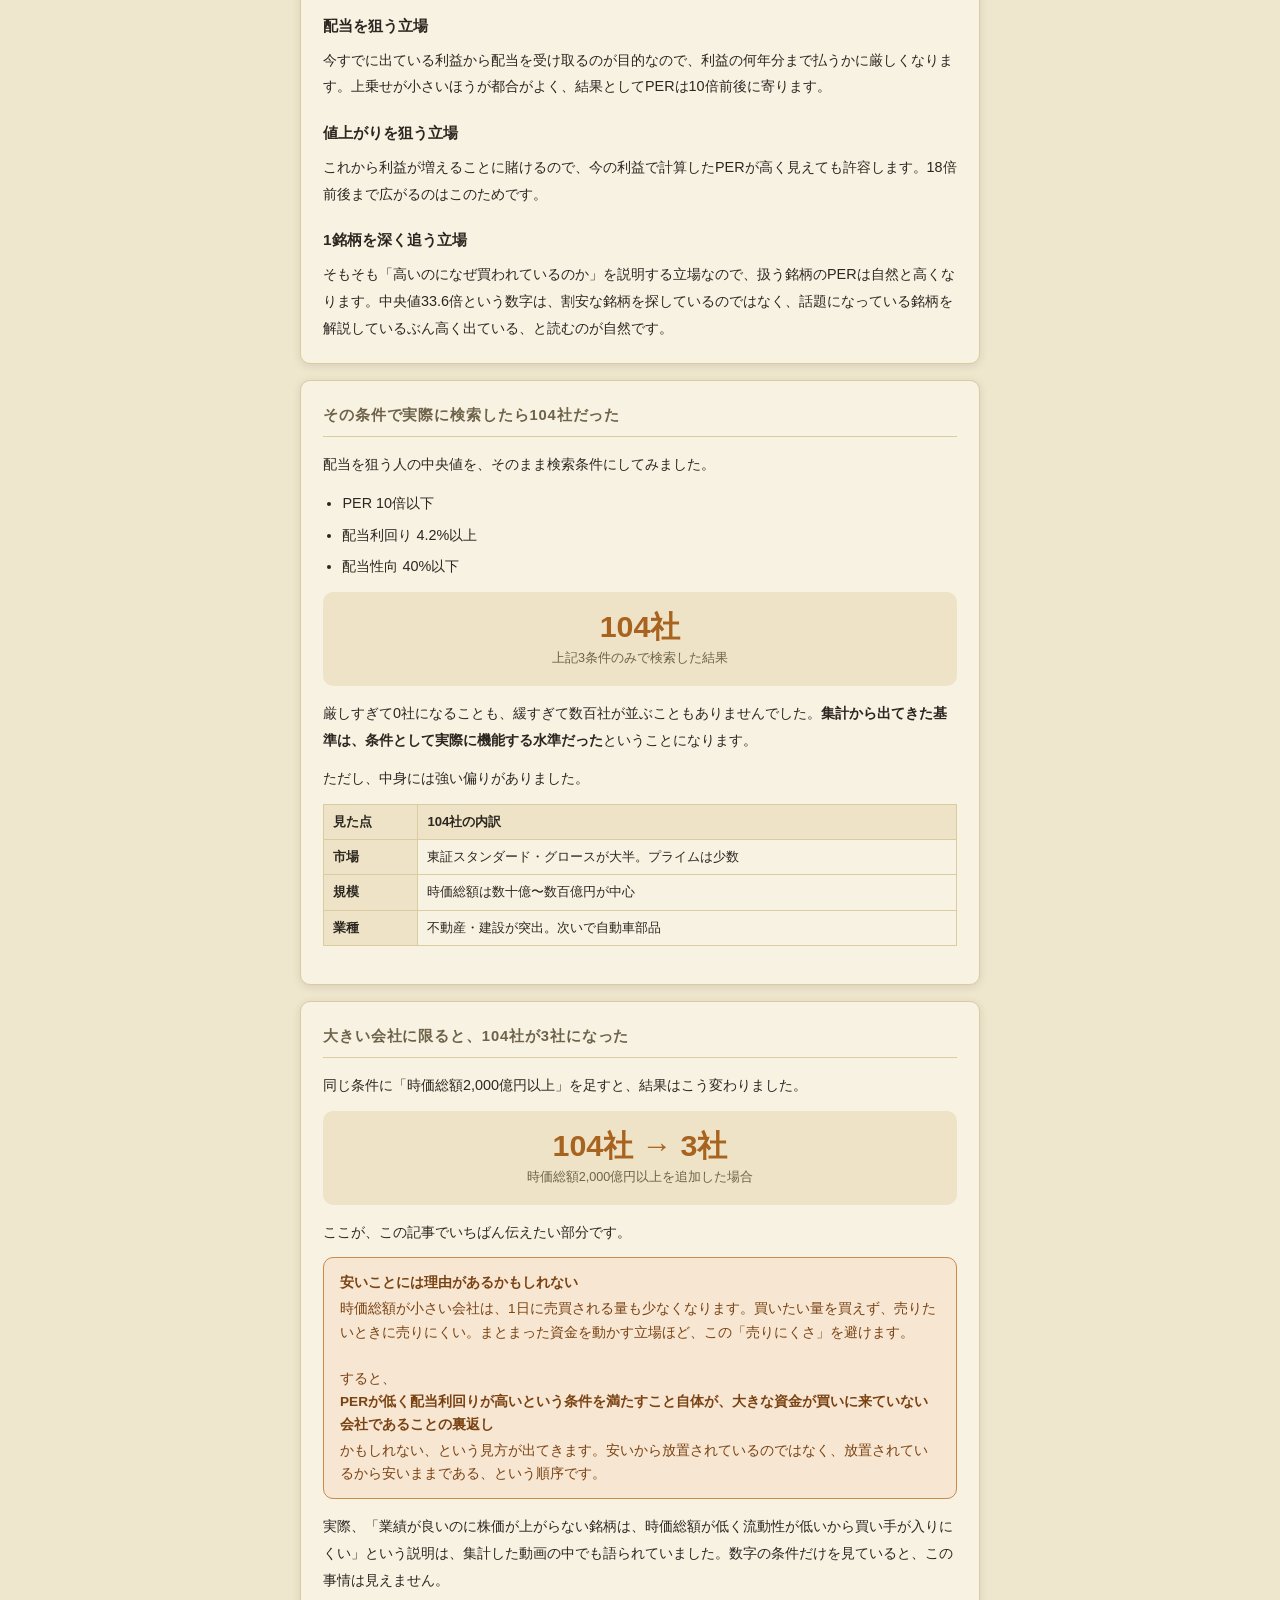
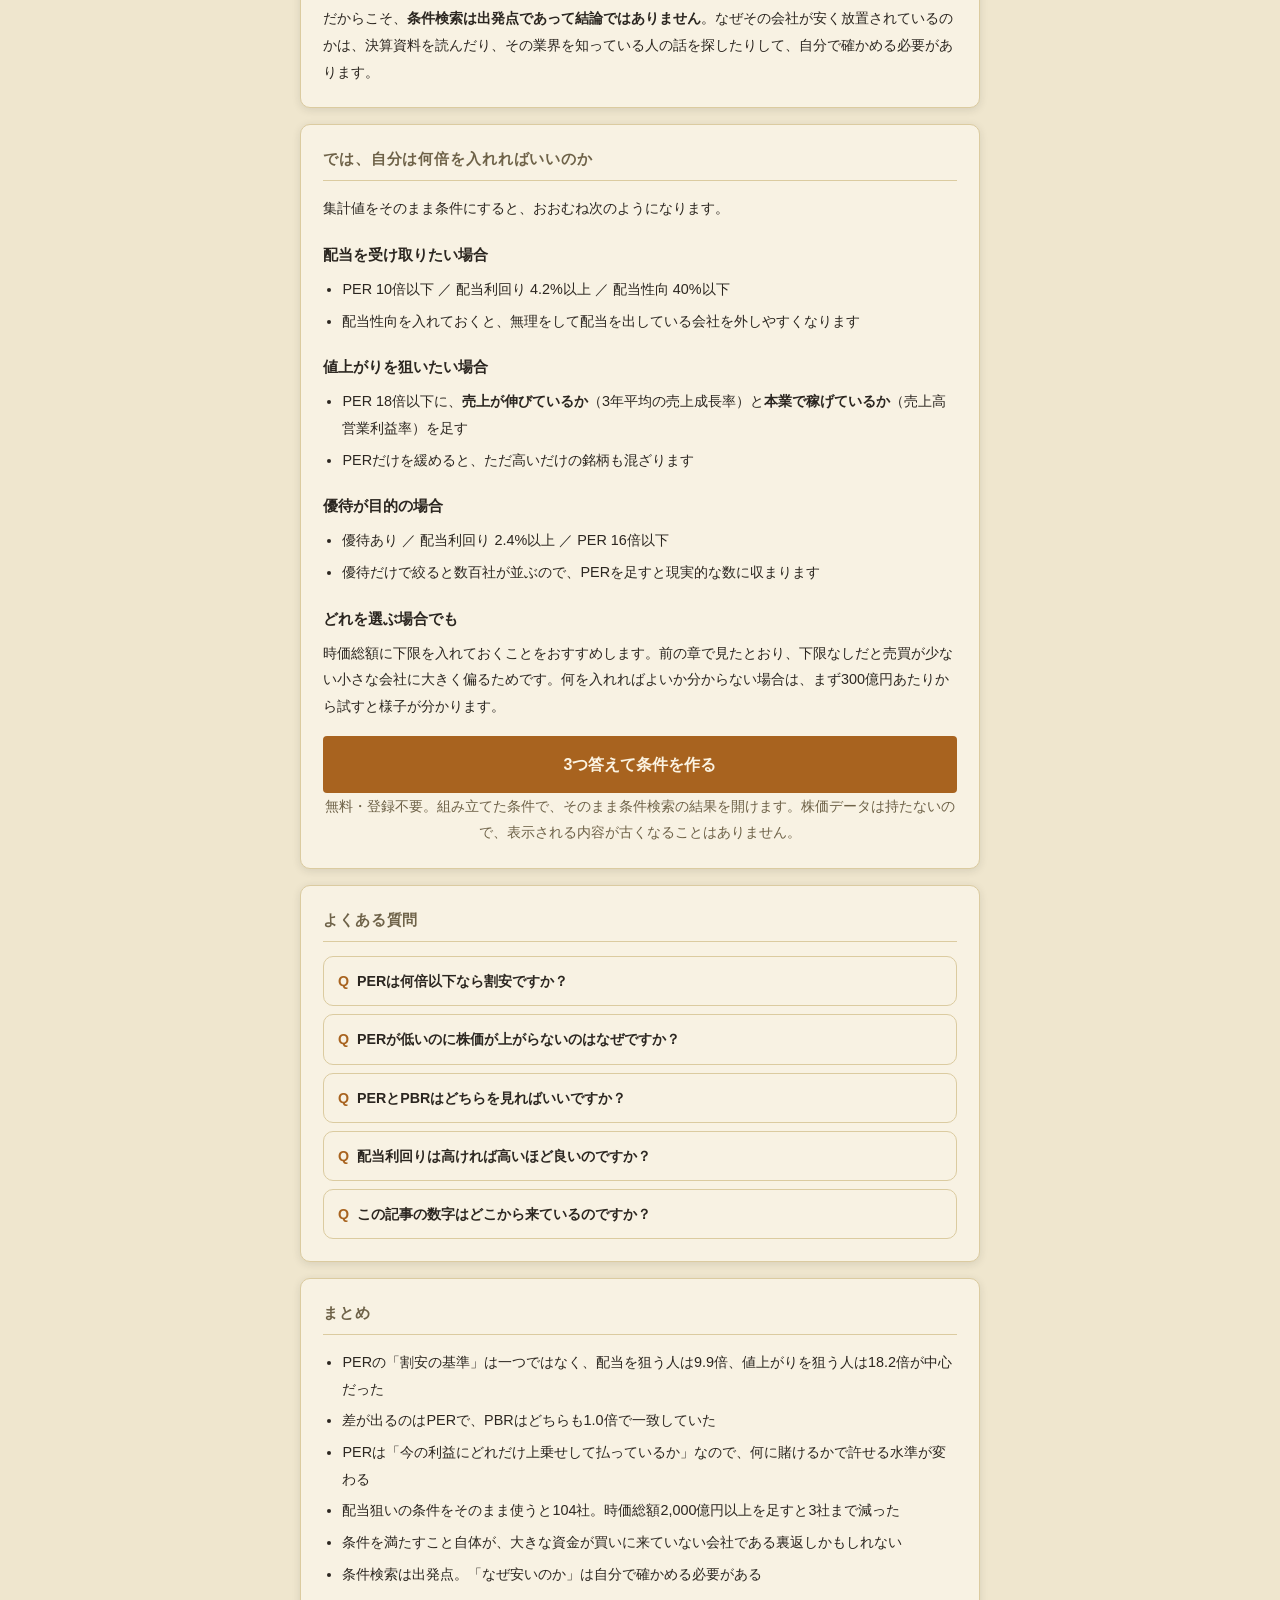
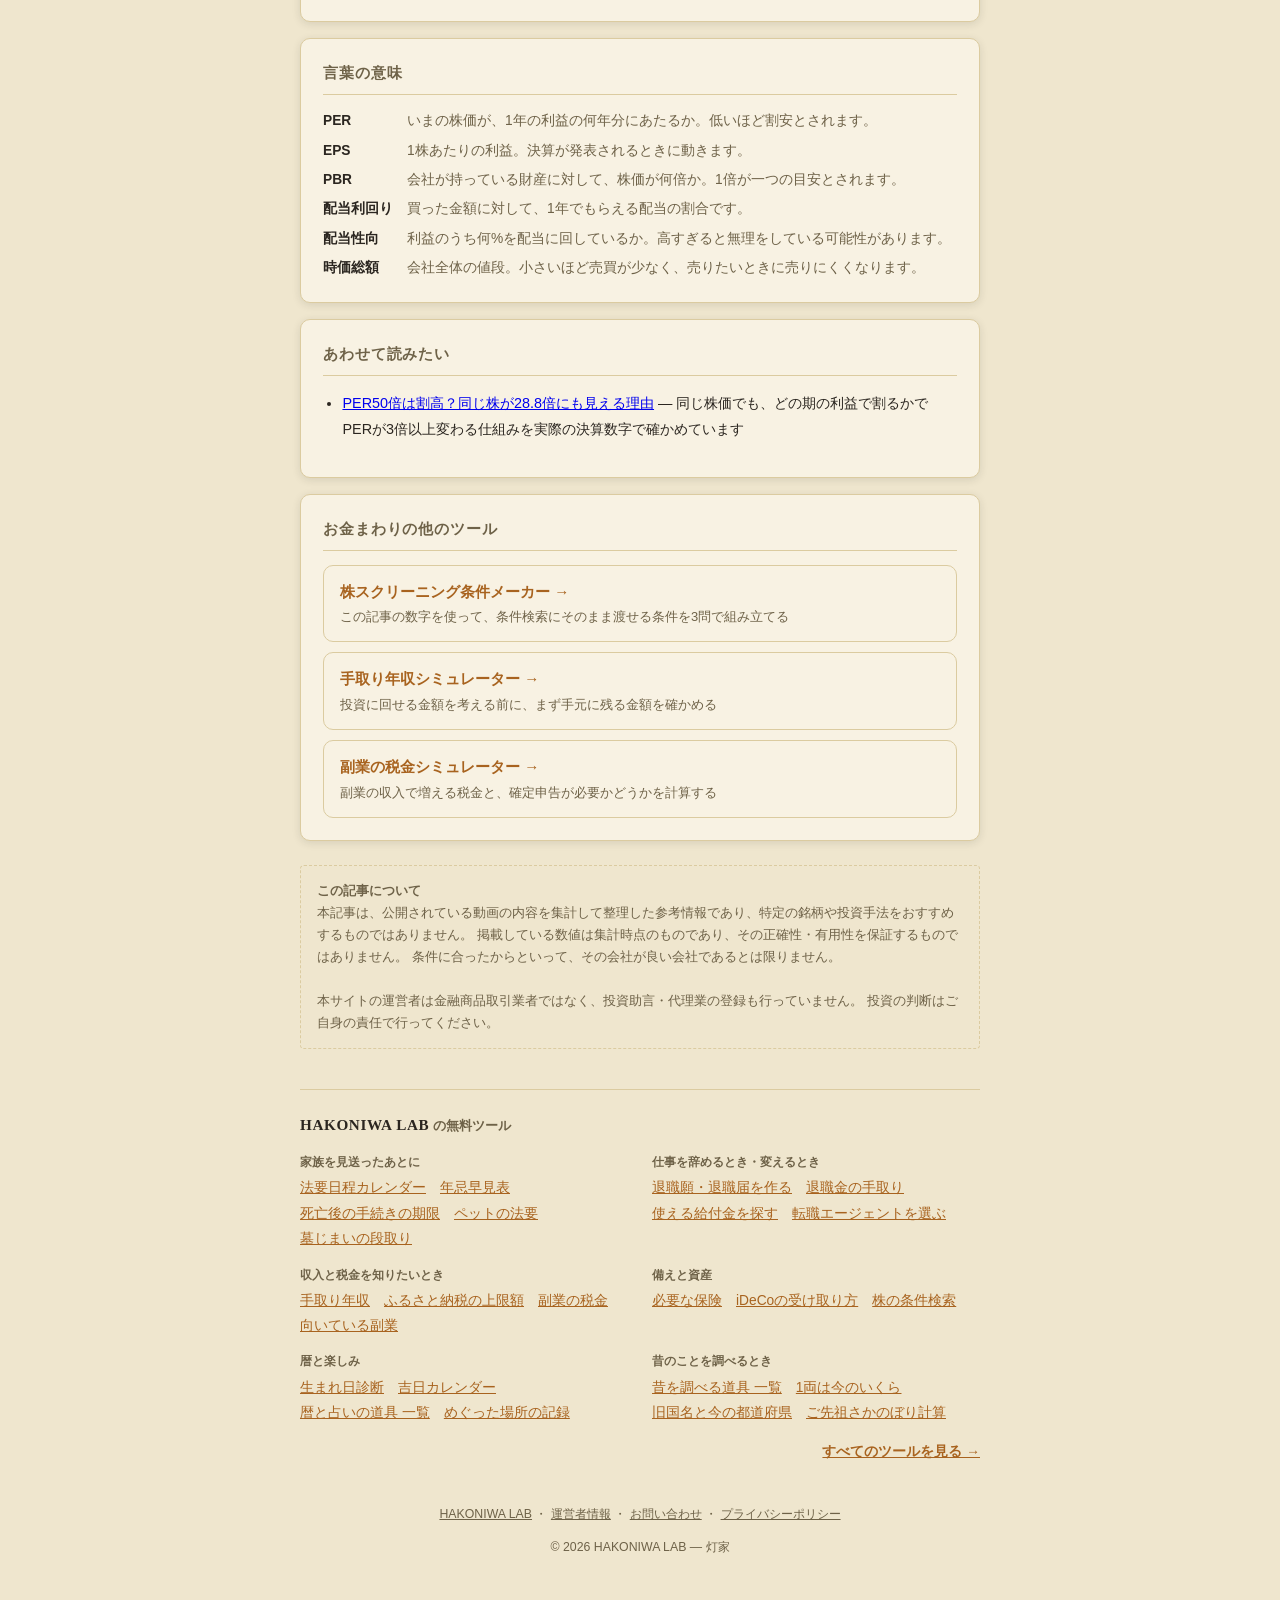
<file: guide/per-wariyasu-mokuyasu/index.html>
<!DOCTYPE html>
<html lang="ja">
<head>
<meta charset="UTF-8">
<meta name="viewport" content="width=device-width, initial-scale=1.0">
<!-- Google tag (gtag.js) -->
<script async src="https://www.googletagmanager.com/gtag/js?id=G-WTBHV5QYG3"></script>
<script>
  window.dataLayer = window.dataLayer || [];
  function gtag(){dataLayer.push(arguments);}
  gtag('js', new Date());
  gtag('config', 'G-WTBHV5QYG3');
</script>
<title>PERは何倍なら割安？狙うものが違うと基準が倍近く変わる | HAKONIWA LAB</title>
<meta name="description" content="PERは何倍以下なら割安なのか。投資について発信しているYouTube動画439本を集計したところ、配当を狙う人と値上がりを狙う人で中央値が9.9倍と18.2倍に割れました。その条件で実際に検索して何社残るかも確かめています。">
<link rel="canonical" href="https://hakoniwalab.com/stock-screener/guide/per-wariyasu-mokuyasu/">
<script async src="https://pagead2.googlesyndication.com/pagead/js/adsbygoogle.js?client=ca-pub-6465548593525933" crossorigin="anonymous"></script>
<meta property="og:type" content="article">
<meta property="og:title" content="PERは何倍なら割安？狙うものが違うと基準が倍近く変わる">
<meta property="og:description" content="配当を狙う人と値上がりを狙う人で、PERの中央値は9.9倍と18.2倍。同じ「割安」でも見ている数字が違います。">
<meta property="og:url" content="https://hakoniwalab.com/stock-screener/guide/per-wariyasu-mokuyasu/">
<link rel="stylesheet" href="../../css/style.css">
<!--
  AdSense のタグは意図的に外してある（本体 index.html と同じ方針）。
  金融はYMYL領域で審査が厳しいため、AdSense の再審査が通るまで広告コードは入れない。
-->
<script type="application/ld+json">{"@context":"https://schema.org","@type":"FAQPage","mainEntity":[{"@type":"Question","name":"PERは何倍以下なら割安ですか？","acceptedAnswer":{"@type":"Answer","text":"一つの正解はありません。投資について発信している動画439本を集計したところ、配当を狙う人が語っていたPERの中央値は9.9倍、値上がりを狙う人は18.2倍で、倍近い開きがありました。1銘柄を深く掘り下げる立場では33.6倍です。先に自分がどれを狙うのかを決めないと、条件が矛盾します。"}},{"@type":"Question","name":"PERが低いのに株価が上がらないのはなぜですか？","acceptedAnswer":{"@type":"Answer","text":"理由はいくつも考えられますが、よく挙げられるのが会社の規模と売買のしやすさです。時価総額が小さいと1日に売買される量も少なく、まとまった資金が入りにくくなります。売りたいときに売りにくいという事情があるため、数字の上で安く見えても買い手が集まらない、という説明がされることがあります。"}},{"@type":"Question","name":"PERとPBRはどちらを見ればいいですか？","acceptedAnswer":{"@type":"Answer","text":"見ているものが違うので、両方を並べると分かることが増えます。PERは今の利益に対して株価が何年分か、PBRは会社が持っている財産に対して株価が何倍かを表します。集計では、配当を狙う人も値上がりを狙う人もPBRの中央値は1.0倍で一致していました。差が出たのはPERのほうです。"}},{"@type":"Question","name":"配当利回りは高ければ高いほど良いのですか？","acceptedAnswer":{"@type":"Answer","text":"利回りだけでは判断できません。利回りは株価が下がるだけでも上がりますし、利益に対して無理な金額を配当に回している場合もあります。集計では配当性向の中央値が40%で、これは利益の40%までを配当に回す水準です。利回りと一緒に配当性向も見る、という使われ方がされていました。"}},{"@type":"Question","name":"この記事の数字はどこから来ているのですか？","acceptedAnswer":{"@type":"Answer","text":"投資について発信しているYouTubeチャンネル8つ・動画439本の内容を書き起こし、本文中に出てきた数値をすべて抽出して中央値を取ったものです（2026年8月集計）。教科書的な目安ではなく、実際に語られていた水準である点が特徴ですが、その正しさを検証したものではありません。"}}]}</script>
<style>
.crumbs { font-size: 0.8rem; color: var(--color-text-muted); margin: 0 0 18px; }
.crumbs a { color: var(--color-text-muted); }
.article p { font-size: 0.9rem; line-height: 1.85; margin: 0 0 12px; }
.article p:last-child { margin-bottom: 0; }
.article ul, .article ol { font-size: 0.9rem; line-height: 1.85; margin: 0 0 12px; padding-left: 1.35em; }
.article li { margin-bottom: 5px; }
.article h3 { font-size: 0.96rem; font-weight: 800; margin: 20px 0 8px; }
.lead-points { background: var(--color-note-bg); border-radius: var(--radius-lg); padding: 13px 16px 13px 32px; margin: 0; font-size: 0.86rem; }
.lead-points li { margin-bottom: 4px; }
.lead-points li:last-child { margin-bottom: 0; }
.figure { text-align: center; background: var(--color-note-bg); border-radius: var(--radius-lg); padding: 16px; margin: 0 0 14px; }
.figure .big { font-size: 1.9rem; font-weight: 800; color: var(--color-primary); line-height: 1.2; display: block; font-variant-numeric: tabular-nums; }
.figure .cap { font-size: 0.79rem; color: var(--color-text-muted); display: block; margin-top: 4px; }
.cta-wrap { text-align: center; margin-top: 16px; }
.cta-note { font-size: 0.78rem; color: var(--color-text-muted); text-align: center; margin: 8px 0 0; }
.src { font-size: 0.78rem; color: var(--color-text-muted); }
</style>
</head>
<body>
<div class="page">

  <nav class="crumbs" aria-label="パンくずリスト">
    <a href="../../../">HAKONIWA LAB</a> &raquo;
    <a href="../../">株スクリーニング条件メーカー</a> &raquo; <span aria-current="page">PERは何倍なら割安？</span>
  </nav>

  <header class="hero">
    <span class="hero__mark"><a href="https://hakoniwalab.com/">HAKONIWA LAB</a></span>
    <h1 class="hero__title">PERは何倍なら割安？</h1>
    <p class="hero__lead">狙うものが違うと、基準は倍近く変わります。<br>実際に語られている数字を集計して確かめました。</p>
  </header>

  <main class="article">

    <section class="card">
      <p>「PERは15倍くらいが目安」——株の入門書でよく見る数字です。ところが実際に株の話をしている人たちが使っている数字を集めてみると、そうはなりませんでした。</p>
      <p>投資について発信しているYouTubeチャンネル8つ・動画439本の内容を書き起こし、本文に出てきた数値をすべて拾って中央値を取ったところ、<b>同じ「割安」という言葉を使いながら、見ている数字が倍近く違う</b>ことが分かりました。</p>
      <ul class="lead-points">
        <li>配当を狙う人と値上がりを狙う人で、PERの基準がどう違うか</li>
        <li>なぜそこまで差がつくのか</li>
        <li>その条件で実際に検索すると何社残るのか</li>
        <li>結局、自分は何倍を入れればいいのか</li>
      </ul>
    </section>

    <section class="card">
      <h2 class="section__heading">結論：一つの正解はなく、狙うもので基準が変わる</h2>
      <table class="tbl">
        <thead>
          <tr><th>指標</th><th>配当を狙う人</th><th>値上がりを狙う人</th><th>1銘柄を深く追う人</th></tr>
        </thead>
        <tbody>
          <tr><th>PER</th><td>9.9倍</td><td>18.2倍</td><td>33.6倍</td></tr>
          <tr><th>PBR</th><td>1.0倍</td><td>1.0倍</td><td>26.8倍</td></tr>
          <tr><th>配当利回り</th><td>4.2%</td><td>3.0%</td><td>—</td></tr>
          <tr><th>配当性向</th><td>40%</td><td>言及なし</td><td>—</td></tr>
        </tbody>
      </table>
      <p>PERで見ると、配当を狙う人の中心は<b>9.9倍</b>、値上がりを狙う人の中心は<b>18.2倍</b>。ほぼ2倍の開きです。一方でPBRは、どちらも1.0倍で一致していました。<b>差が出るのはPERのほう</b>だ、というのがこの集計で一番はっきりした点です。</p>
      <p>つまり「PERは何倍以下なら割安か」という問いには、<b>誰にとっての割安かを決めないと答えが出ない</b>ということになります。条件を作るときに立場を先に決めないと、そもそも条件同士が矛盾します。</p>
      <p class="src">出典：投資について発信しているYouTubeチャンネル8つ・動画439本の書き起こしから数値を抽出して中央値を算出（2026年8月集計）。教科書的な目安ではなく、実際に語られていた水準です。ただしその正しさを検証したものではありません。</p>
    </section>

    <section class="card">
      <h2 class="section__heading">なぜ倍も違うのか — PERは「期待の値段」だから</h2>
      <p>株価の成り立ちは、次の式で説明されることが多いです。</p>
      <div class="figure">
        <span class="big">株価 ＝ EPS × PER</span>
        <span class="cap">EPS＝1株あたりの利益</span>
      </div>
      <p>この2つは、動くタイミングがまったく違います。</p>
      <ul>
        <li><b>EPS（1株あたりの利益）</b>は、決算が発表されるときにだけ動きます。つまり年に4回です。</li>
        <li><b>PER</b>は、期待・話題・金利などで<b>毎日動きます</b>。</li>
      </ul>
      <p>言い換えると、PERは「今出ている利益に対して、市場がどれだけ上乗せして払っているか」を表す数字です。だから立場によって許せる水準が変わります。</p>
      <h3>配当を狙う立場</h3>
      <p>今すでに出ている利益から配当を受け取るのが目的なので、利益の何年分まで払うかに厳しくなります。上乗せが小さいほうが都合がよく、結果としてPERは10倍前後に寄ります。</p>
      <h3>値上がりを狙う立場</h3>
      <p>これから利益が増えることに賭けるので、今の利益で計算したPERが高く見えても許容します。18倍前後まで広がるのはこのためです。</p>
      <h3>1銘柄を深く追う立場</h3>
      <p>そもそも「高いのになぜ買われているのか」を説明する立場なので、扱う銘柄のPERは自然と高くなります。中央値33.6倍という数字は、割安な銘柄を探しているのではなく、話題になっている銘柄を解説しているぶん高く出ている、と読むのが自然です。</p>
    </section>

    <section class="card">
      <h2 class="section__heading">その条件で実際に検索したら104社だった</h2>
      <p>配当を狙う人の中央値を、そのまま検索条件にしてみました。</p>
      <ul>
        <li>PER 10倍以下</li>
        <li>配当利回り 4.2%以上</li>
        <li>配当性向 40%以下</li>
      </ul>
      <div class="figure">
        <span class="big">104社</span>
        <span class="cap">上記3条件のみで検索した結果</span>
      </div>
      <p>厳しすぎて0社になることも、緩すぎて数百社が並ぶこともありませんでした。<b>集計から出てきた基準は、条件として実際に機能する水準だった</b>ということになります。</p>
      <p>ただし、中身には強い偏りがありました。</p>
      <table class="tbl">
        <thead><tr><th>見た点</th><th>104社の内訳</th></tr></thead>
        <tbody>
          <tr><th>市場</th><td>東証スタンダード・グロースが大半。プライムは少数</td></tr>
          <tr><th>規模</th><td>時価総額は数十億〜数百億円が中心</td></tr>
          <tr><th>業種</th><td>不動産・建設が突出。次いで自動車部品</td></tr>
        </tbody>
      </table>
    </section>

    <section class="card">
      <h2 class="section__heading">大きい会社に限ると、104社が3社になった</h2>
      <p>同じ条件に「時価総額2,000億円以上」を足すと、結果はこう変わりました。</p>
      <div class="figure">
        <span class="big">104社 → 3社</span>
        <span class="cap">時価総額2,000億円以上を追加した場合</span>
      </div>
      <p>ここが、この記事でいちばん伝えたい部分です。</p>
      <div class="warn">
        <b>安いことには理由があるかもしれない</b>
        時価総額が小さい会社は、1日に売買される量も少なくなります。買いたい量を買えず、売りたいときに売りにくい。まとまった資金を動かす立場ほど、この「売りにくさ」を避けます。<br><br>
        すると、<b>PERが低く配当利回りが高いという条件を満たすこと自体が、大きな資金が買いに来ていない会社であることの裏返し</b>かもしれない、という見方が出てきます。安いから放置されているのではなく、放置されているから安いままである、という順序です。
      </div>
      <p>実際、「業績が良いのに株価が上がらない銘柄は、時価総額が低く流動性が低いから買い手が入りにくい」という説明は、集計した動画の中でも語られていました。数字の条件だけを見ていると、この事情は見えません。</p>
      <p>だからこそ、<b>条件検索は出発点であって結論ではありません</b>。なぜその会社が安く放置されているのかは、決算資料を読んだり、その業界を知っている人の話を探したりして、自分で確かめる必要があります。</p>
    </section>

    <section class="card">
      <h2 class="section__heading">では、自分は何倍を入れればいいのか</h2>
      <p>集計値をそのまま条件にすると、おおむね次のようになります。</p>
      <h3>配当を受け取りたい場合</h3>
      <ul>
        <li>PER 10倍以下 ／ 配当利回り 4.2%以上 ／ 配当性向 40%以下</li>
        <li>配当性向を入れておくと、無理をして配当を出している会社を外しやすくなります</li>
      </ul>
      <h3>値上がりを狙いたい場合</h3>
      <ul>
        <li>PER 18倍以下に、<b>売上が伸びているか</b>（3年平均の売上成長率）と<b>本業で稼げているか</b>（売上高営業利益率）を足す</li>
        <li>PERだけを緩めると、ただ高いだけの銘柄も混ざります</li>
      </ul>
      <h3>優待が目的の場合</h3>
      <ul>
        <li>優待あり ／ 配当利回り 2.4%以上 ／ PER 16倍以下</li>
        <li>優待だけで絞ると数百社が並ぶので、PERを足すと現実的な数に収まります</li>
      </ul>
      <h3>どれを選ぶ場合でも</h3>
      <p>時価総額に下限を入れておくことをおすすめします。前の章で見たとおり、下限なしだと売買が少ない小さな会社に大きく偏るためです。何を入れればよいか分からない場合は、まず300億円あたりから試すと様子が分かります。</p>

      <div class="cta-wrap">
        <a class="btn btn--primary btn--block" href="../../">3つ答えて条件を作る</a>
      </div>
      <p class="cta-note">無料・登録不要。組み立てた条件で、そのまま条件検索の結果を開けます。株価データは持たないので、表示される内容が古くなることはありません。</p>
    </section>

    <section class="card">
      <h2 class="section__heading">よくある質問</h2>
      <details class="faq">
        <summary>PERは何倍以下なら割安ですか？</summary>
        <p>一つの正解はありません。集計では、配当を狙う人が語っていたPERの中央値は9.9倍、値上がりを狙う人は18.2倍で、倍近い開きがありました。1銘柄を深く掘り下げる立場では33.6倍です。先に自分がどれを狙うのかを決めないと、条件が矛盾します。</p>
      </details>
      <details class="faq">
        <summary>PERが低いのに株価が上がらないのはなぜですか？</summary>
        <p>理由はいくつも考えられますが、よく挙げられるのが会社の規模と売買のしやすさです。時価総額が小さいと1日に売買される量も少なく、まとまった資金が入りにくくなります。売りたいときに売りにくいという事情があるため、数字の上で安く見えても買い手が集まらない、という説明がされることがあります。</p>
      </details>
      <details class="faq">
        <summary>PERとPBRはどちらを見ればいいですか？</summary>
        <p>見ているものが違うので、両方を並べると分かることが増えます。PERは今の利益に対して株価が何年分か、PBRは会社が持っている財産に対して株価が何倍かを表します。集計では、配当を狙う人も値上がりを狙う人もPBRの中央値は1.0倍で一致していました。差が出たのはPERのほうです。</p>
      </details>
      <details class="faq">
        <summary>配当利回りは高ければ高いほど良いのですか？</summary>
        <p>利回りだけでは判断できません。利回りは株価が下がるだけでも上がりますし、利益に対して無理な金額を配当に回している場合もあります。集計では配当性向の中央値が40%で、これは利益の40%までを配当に回す水準です。利回りと一緒に配当性向も見る、という使われ方がされていました。</p>
      </details>
      <details class="faq">
        <summary>この記事の数字はどこから来ているのですか？</summary>
        <p>投資について発信しているYouTubeチャンネル8つ・動画439本の内容を書き起こし、本文中に出てきた数値をすべて抽出して中央値を取ったものです（2026年8月集計）。教科書的な目安ではなく、実際に語られていた水準である点が特徴ですが、その正しさを検証したものではありません。</p>
      </details>
    </section>

    <section class="card">
      <h2 class="section__heading">まとめ</h2>
      <ul>
        <li>PERの「割安の基準」は一つではなく、配当を狙う人は9.9倍、値上がりを狙う人は18.2倍が中心だった</li>
        <li>差が出るのはPERで、PBRはどちらも1.0倍で一致していた</li>
        <li>PERは「今の利益にどれだけ上乗せして払っているか」なので、何に賭けるかで許せる水準が変わる</li>
        <li>配当狙いの条件をそのまま使うと104社。時価総額2,000億円以上を足すと3社まで減った</li>
        <li>条件を満たすこと自体が、大きな資金が買いに来ていない会社である裏返しかもしれない</li>
        <li>条件検索は出発点。「なぜ安いのか」は自分で確かめる必要がある</li>
      </ul>
    </section>

    <section class="card">
      <h2 class="section__heading">言葉の意味</h2>
      <dl class="terms">
        <dt>PER</dt><dd>いまの株価が、1年の利益の何年分にあたるか。低いほど割安とされます。</dd>
        <dt>EPS</dt><dd>1株あたりの利益。決算が発表されるときに動きます。</dd>
        <dt>PBR</dt><dd>会社が持っている財産に対して、株価が何倍か。1倍が一つの目安とされます。</dd>
        <dt>配当利回り</dt><dd>買った金額に対して、1年でもらえる配当の割合です。</dd>
        <dt>配当性向</dt><dd>利益のうち何%を配当に回しているか。高すぎると無理をしている可能性があります。</dd>
        <dt>時価総額</dt><dd>会社全体の値段。小さいほど売買が少なく、売りたいときに売りにくくなります。</dd>
      </dl>
    </section>

    <section class="card">
      <h2 class="section__heading">あわせて読みたい</h2>
      <ul>
        <li><a href="../per-50bai-waridaka/">PER50倍は割高？同じ株が28.8倍にも見える理由</a> — 同じ株価でも、どの期の利益で割るかでPERが3倍以上変わる仕組みを実際の決算数字で確かめています</li>
      </ul>
    </section>

    <section class="card">
      <h2 class="section__heading">お金まわりの他のツール</h2>
      <div class="crosslinks">
        <a class="crosslink" href="../../">
          <b>株スクリーニング条件メーカー →</b>
          <span>この記事の数字を使って、条件検索にそのまま渡せる条件を3問で組み立てる</span>
        </a>
        <a class="crosslink" href="https://hakoniwalab.com/takehome-calculator/">
          <b>手取り年収シミュレーター →</b>
          <span>投資に回せる金額を考える前に、まず手元に残る金額を確かめる</span>
        </a>
        <a class="crosslink" href="https://hakoniwalab.com/sidejob-tax-simulator/">
          <b>副業の税金シミュレーター →</b>
          <span>副業の収入で増える税金と、確定申告が必要かどうかを計算する</span>
        </a>
      </div>
    </section>

    <div class="disclaimer">
      <b>この記事について</b><br>
      本記事は、公開されている動画の内容を集計して整理した参考情報であり、特定の銘柄や投資手法をおすすめするものではありません。
      掲載している数値は集計時点のものであり、その正確性・有用性を保証するものではありません。
      条件に合ったからといって、その会社が良い会社であるとは限りません。<br><br>
      本サイトの運営者は金融商品取引業者ではなく、投資助言・代理業の登録も行っていません。
      投資の判断はご自身の責任で行ってください。
    </div>
  </main>

  <!-- site-nav:start -->
  <style>
  .site-nav { margin: 40px 0 0; padding: 22px 0 0; border-top: 1px solid var(--color-border, var(--line, #dbcba0)); color: var(--color-text, var(--ink, #2b2620)); text-align: left; }
  .site-nav__title { margin: 0 0 14px; font-size: 0.82rem; font-weight: 700; color: var(--color-text-muted, var(--muted, #6e6248)); }
  .site-nav__title a { font-family: Georgia, "Times New Roman", serif; font-size: 0.95rem; letter-spacing: 0.04em; color: var(--color-text, var(--ink, #2b2620)); text-decoration: none; }
  .site-nav__groups { display: grid; gap: 14px 24px; }
  @media (min-width: 560px) { .site-nav__groups { grid-template-columns: 1fr 1fr; } }
  .site-nav__label { margin: 0 0 4px; font-size: 0.74rem; font-weight: 700; color: var(--color-text-muted, var(--muted, #6e6248)); }
  .site-nav__links { display: flex; flex-wrap: wrap; gap: 2px 14px; margin: 0; padding: 0; list-style: none; font-size: 0.86rem; line-height: 1.7; }
  .site-nav__links li { margin: 0; padding: 0; }
  .site-nav__links li::before { content: none; }
  .site-nav__links a { color: var(--color-primary, var(--navy, #a8631f)); }
  .site-nav__all { margin: 16px 0 0; font-size: 0.86rem; text-align: right; }
  .site-nav__all a { color: var(--color-primary, var(--navy, #a8631f)); font-weight: 700; }
  .app-footer a { color: var(--color-text-muted, var(--muted, #6e6248)); }
  </style>
  <nav class="site-nav" aria-label="HAKONIWA LABのツール">
    <p class="site-nav__title"><a href="../../../">HAKONIWA LAB</a> の無料ツール</p>
    <div class="site-nav__groups">
      <div>
        <p class="site-nav__label">家族を見送ったあとに</p>
        <ul class="site-nav__links">
          <li><a href="../../../houyou-calendar/">法要日程カレンダー</a></li>
          <li><a href="../../../houyou-calendar/hayami/">年忌早見表</a></li>
          <li><a href="../../../houyou-calendar/tetsuzuki/">死亡後の手続きの期限</a></li>
          <li><a href="../../../houyou-calendar/pet/">ペットの法要</a></li>
          <li><a href="../../../houyou-calendar/hakajimai/">墓じまいの段取り</a></li>
        </ul>
      </div>
      <div>
        <p class="site-nav__label">仕事を辞めるとき・変えるとき</p>
        <ul class="site-nav__links">
          <li><a href="../../../resignation-letter-generator/">退職願・退職届を作る</a></li>
          <li><a href="../../../retirement-simulator/">退職金の手取り</a></li>
          <li><a href="../../../subsidy-checker/">使える給付金を探す</a></li>
          <li><a href="../../../career-checker/">転職エージェントを選ぶ</a></li>
        </ul>
      </div>
      <div>
        <p class="site-nav__label">収入と税金を知りたいとき</p>
        <ul class="site-nav__links">
          <li><a href="../../../takehome-calculator/">手取り年収</a></li>
          <li><a href="../../../furusato-simulator/">ふるさと納税の上限額</a></li>
          <li><a href="../../../sidejob-tax-simulator/">副業の税金</a></li>
          <li><a href="../../../sidejob-checker/">向いている副業</a></li>
        </ul>
      </div>
      <div>
        <p class="site-nav__label">備えと資産</p>
        <ul class="site-nav__links">
          <li><a href="../../../insurance-checker/">必要な保険</a></li>
          <li><a href="../../../retirement-simulator/ideco/">iDeCoの受け取り方</a></li>
          <li><a href="../../../stock-screener/">株の条件検索</a></li>
        </ul>
      </div>
      <div>
        <p class="site-nav__label">暦と楽しみ</p>
        <ul class="site-nav__links">
          <li><a href="../../../birthday-fortune/">生まれ日診断</a></li>
          <li><a href="../../../birthday-fortune/calendar/">吉日カレンダー</a></li>
          <li><a href="../../../birthday-fortune/tools/">暦と占いの道具 一覧</a></li>
          <li><a href="../../../meguri-log/">めぐった場所の記録</a></li>
        </ul>
      </div>
      <div>
        <p class="site-nav__label">昔のことを調べるとき</p>
        <ul class="site-nav__links">
          <li><a href="../../../mukashi/">昔を調べる道具 一覧</a></li>
          <li><a href="../../../mukashi/ryou/">1両は今のいくら</a></li>
          <li><a href="../../../mukashi/kokumei/">旧国名と今の都道府県</a></li>
          <li><a href="../../../mukashi/senzo/">ご先祖さかのぼり計算</a></li>
        </ul>
      </div>
    </div>
    <p class="site-nav__all"><a href="../../../">すべてのツールを見る →</a></p>
  </nav>
  <!-- site-nav:end -->

  <footer class="footer">
    <p><a href="https://hakoniwalab.com/">HAKONIWA LAB</a> ・ <a href="https://hakoniwalab.com/about.html">運営者情報</a> ・ <a href="https://hakoniwalab.com/contact.html">お問い合わせ</a> ・ <a href="https://hakoniwalab.com/privacy.html">プライバシーポリシー</a></p>
    <p>&copy; 2026 HAKONIWA LAB — 灯家</p>
  </footer>

</div>
</body>
</html>
</file>
<file: css/style.css>
/* HAKONIWA LAB 共通デザインシステム + 本アプリ固有スタイル */
:root {
  --color-bg: #efe6ce;
  --color-surface: #f8f2e3;
  --color-border: #dbcba0;
  --color-text: #2b2620;
  --color-text-muted: #6e6248;
  --color-primary: #a8631f;
  --color-primary-hover: #8b5119;
  --color-primary-contrast: #fbf3e2;
  --color-accent: #55704a;
  --color-badge-bg: #e4d6ae;
  --color-badge-text: #6e4a1e;
  --color-note-bg: #eee3c6;
  --color-warn-bg: #f6e6d2;
  --color-warn-border: #c98a4b;
  --color-warn-text: #7a4212;
  --radius-sm: 4px;
  --radius-lg: 10px;
  --shadow-card: 0 2px 8px rgba(43, 38, 32, 0.12);
  --max-width: 720px;
}
@media (prefers-color-scheme: dark) {
  :root {
    --color-bg: #211f1a;
    --color-surface: #2c2a22;
    --color-border: #423e30;
    --color-text: #f1e9d8;
    --color-text-muted: #b3a585;
    --color-primary: #e3a23b;
    --color-primary-hover: #edb259;
    --color-primary-contrast: #241c0d;
    --color-accent: #8fae7d;
    --color-badge-bg: #3a3626;
    --color-badge-text: #e3a23b;
    --color-note-bg: #262418;
    --color-warn-bg: #33261a;
    --color-warn-border: #8a5c2c;
    --color-warn-text: #f0c48c;
    --shadow-card: 0 2px 14px rgba(0, 0, 0, 0.5);
  }
}

* { box-sizing: border-box; }
[hidden] { display: none !important; }
html, body {
  margin: 0;
  padding: 0;
  background: var(--color-bg);
  color: var(--color-text);
  font-family: "Hiragino Sans", "Hiragino Kaku Gothic ProN", Meiryo, "Yu Gothic", sans-serif;
  line-height: 1.7;
  -webkit-text-size-adjust: 100%;
}
.page { max-width: var(--max-width); margin: 0 auto; padding: 44px 20px 56px; }

/* ヘッダー */
.hero { text-align: center; margin-bottom: 34px; }
.hero__mark {
  display: inline-block; font-size: 0.72rem; font-weight: 700; letter-spacing: 0.12em;
  color: var(--color-primary); border: 1.5px solid var(--color-primary);
  border-radius: 999px; padding: 3px 13px; margin-bottom: 16px;
}
.hero__mark a { color: inherit; text-decoration: none; }
.hero__title { font-size: 1.7rem; font-weight: 800; margin: 0 0 10px; letter-spacing: 0.01em; }
.hero__lead { color: var(--color-text-muted); font-size: 0.92rem; margin: 0; }

/* カード */
.card {
  background: var(--color-surface); border: 1px solid var(--color-border);
  border-radius: var(--radius-lg); box-shadow: var(--shadow-card);
  padding: 22px; margin-bottom: 16px;
}
.card__title { font-size: 1.05rem; font-weight: 800; margin: 0 0 14px; }
.qnum {
  display: inline-block; background: var(--color-primary); color: var(--color-primary-contrast);
  font-size: 0.7rem; font-weight: 700; padding: 2px 9px; border-radius: 999px;
  margin-right: 8px; vertical-align: 2px;
}

/* 選択肢 */
.opts { display: grid; gap: 9px; }
.opt {
  display: block; border: 1.5px solid var(--color-border); border-radius: var(--radius-lg);
  padding: 12px 14px; cursor: pointer; transition: border-color 0.15s ease, background-color 0.15s ease;
}
.opt:hover { border-color: var(--color-primary); }
.opt:has(input:checked) { border-color: var(--color-primary); background: var(--color-note-bg); }
.opt input { margin-right: 9px; }
.opt b { font-weight: 700; }
.opt small { display: block; color: var(--color-text-muted); font-size: 0.79rem; margin: 2px 0 0 24px; line-height: 1.6; }

/* 結果 */
.cond { background: var(--color-note-bg); border-radius: var(--radius-lg); padding: 14px 16px; margin: 0 0 14px; }
.cond dl { margin: 0; display: grid; grid-template-columns: auto 1fr; gap: 6px 14px; font-size: 0.88rem; }
.cond dt { font-weight: 700; white-space: nowrap; }
.cond dd { margin: 0; color: var(--color-text-muted); }

.warn {
  background: var(--color-warn-bg); border: 1px solid var(--color-warn-border);
  color: var(--color-warn-text); border-radius: var(--radius-lg);
  padding: 13px 16px; font-size: 0.85rem; margin: 0 0 14px;
}
.warn b { display: block; margin-bottom: 3px; }
.warn + .warn { margin-top: -4px; }

.btn {
  display: inline-block; border: none; border-radius: var(--radius-sm);
  font-size: 0.9rem; font-weight: 700; padding: 10px 18px; cursor: pointer;
  text-decoration: none; transition: background-color 0.15s ease, opacity 0.15s ease;
  font-family: inherit;
}
.btn--primary { background: var(--color-primary); color: var(--color-primary-contrast); }
.btn--primary:hover { background: var(--color-primary-hover); }
.btn--outline {
  background: transparent; color: var(--color-accent);
  border: 1.5px solid var(--color-accent); padding: 8.5px 16.5px;
}
.btn--block { display: block; text-align: center; padding: 15px; font-size: 1rem; }

.backhint { font-size: 0.81rem; color: var(--color-text-muted); margin: 11px 2px 0; line-height: 1.7; }
.backhint b { color: var(--color-text); }

.urlbox { margin-top: 12px; }
.urlbox summary { cursor: pointer; color: var(--color-text-muted); font-size: 0.82rem; }
.urlbox code {
  display: block; margin-top: 8px; background: var(--color-note-bg); color: var(--color-text);
  border: 1px solid var(--color-border); padding: 11px; border-radius: var(--radius-sm);
  font-size: 0.72rem; word-break: break-all; line-height: 1.6;
}
#copy-btn { margin-top: 8px; background: transparent; color: var(--color-text-muted); border: 1px solid var(--color-border); border-radius: var(--radius-sm); padding: 6px 12px; font-size: 0.79rem; }
#copy-btn:hover { border-color: var(--color-primary); color: var(--color-primary); }

/* 解説セクション */
.section__heading {
  font-size: 0.92rem; font-weight: 700; color: var(--color-text-muted);
  letter-spacing: 0.06em; margin: 0 0 14px; padding-bottom: 8px;
  border-bottom: 1px solid var(--color-border);
}
.tbl { border-collapse: collapse; width: 100%; margin: 10px 0 16px; font-size: 0.82rem; }
.tbl th, .tbl td { border: 1px solid var(--color-border); padding: 6px 9px; text-align: left; }
.tbl th { background: var(--color-note-bg); white-space: nowrap; font-weight: 700; }
/* 列見出しは長いのでスマホでは折り返す(折り返さないと表が横にはみ出す)。行見出しは nowrap のまま */
.tbl thead th { white-space: normal; }
.terms { margin: 0; display: grid; grid-template-columns: auto 1fr; gap: 6px 14px; font-size: 0.86rem; }
.terms dt { font-weight: 700; white-space: nowrap; }
.terms dd { margin: 0; color: var(--color-text-muted); }

/* クロスリンク */
.crosslinks { display: grid; gap: 10px; }
.crosslink {
  display: block; text-decoration: none; color: inherit;
  border: 1px solid var(--color-border); border-radius: var(--radius-lg);
  padding: 13px 16px; background: var(--color-surface); transition: border-color 0.15s ease;
}
.crosslink:hover { border-color: var(--color-primary); }
.crosslink b { display: block; font-size: 0.94rem; color: var(--color-primary); }
.crosslink span { display: block; font-size: 0.81rem; color: var(--color-text-muted); margin-top: 2px; }

/* 広告枠 */
.ad-slot { margin: 26px 0; min-height: 0; text-align: center; }

/* 免責・フッター */
.disclaimer {
  font-size: 0.79rem; color: var(--color-text-muted); line-height: 1.75;
  border: 1px dashed var(--color-border); border-radius: var(--radius-sm);
  padding: 14px 16px; margin-top: 24px;
}
.footer { text-align: center; font-size: 0.77rem; color: var(--color-text-muted); margin-top: 40px; }
.footer a { color: var(--color-text-muted); }

/* ---- 解説記事セクション / FAQ（トップページと guide/ で共有） ---- */
.faq {
  border: 1px solid var(--color-border); border-radius: var(--radius-lg);
  padding: 0 14px; margin-bottom: 8px; background: var(--color-surface);
}
.faq:last-child { margin-bottom: 0; }
.faq > summary {
  cursor: pointer; font-weight: 700; font-size: 0.89rem; padding: 12px 0;
  list-style: none; display: flex; gap: 8px; align-items: flex-start;
}
.faq > summary::-webkit-details-marker { display: none; }
.faq > summary::before { content: "Q"; color: var(--color-primary); font-weight: 800; flex: none; }
.faq > summary:focus-visible { outline: 2px solid var(--color-primary); outline-offset: 2px; }
.faq p { padding: 0 0 13px 18px; margin: 0; font-size: 0.86rem; color: var(--color-text-muted); line-height: 1.8; }
.prose p { font-size: 0.88rem; line-height: 1.85; margin: 0 0 12px; }
.prose p:last-child { margin-bottom: 0; }
.prose ul { font-size: 0.88rem; line-height: 1.85; margin: 0 0 12px; padding-left: 1.35em; }
.prose ul:last-child { margin-bottom: 0; }
.prose li { margin-bottom: 5px; }

@media (max-width: 480px) {
  .page { padding: 32px 14px 44px; }
  .hero__title { font-size: 1.4rem; }
  .cond dl, .terms { grid-template-columns: 1fr; gap: 2px 0; }
  .cond dd, .terms dd { margin-bottom: 7px; }
}

/* メール登録フォーム（他アプリと共通） */
.card--lead { text-align: center; }
.lead-form { display: flex; gap: 8px; margin-top: 14px; }
.lead-form__input {
  flex: 1;
  padding: 10px 12px;
  border: 1.5px solid var(--color-border);
  border-radius: var(--radius-sm);
  background: var(--color-bg);
  color: var(--color-text);
}
@media (max-width: 480px) { .lead-form { flex-direction: column; } }

/* --- 関連する本カード --- */
.card--books .books__lead {
  font-size: 0.9rem;
  color: var(--color-text-muted);
  margin: 0 0 12px;
}
.books__list { list-style: none; margin: 0; padding: 0; display: grid; gap: 10px; }
.books__item a {
  display: block;
  padding: 12px 14px;
  border: 1px solid var(--color-border);
  border-radius: 8px;
  background: var(--color-bg);
  color: inherit;
  text-decoration: none;
}
.books__item a:hover,
.books__item a:focus-visible { border-color: var(--color-primary); }
.books__title { display: block; font-weight: 600; font-size: 0.95rem; line-height: 1.5; }
.books__note { display: block; font-size: 0.8rem; color: var(--color-text-muted); margin-top: 4px; }
.books__ku { font-size: 0.8rem; color: var(--color-text-muted); margin: 10px 0 0; }
</file>
